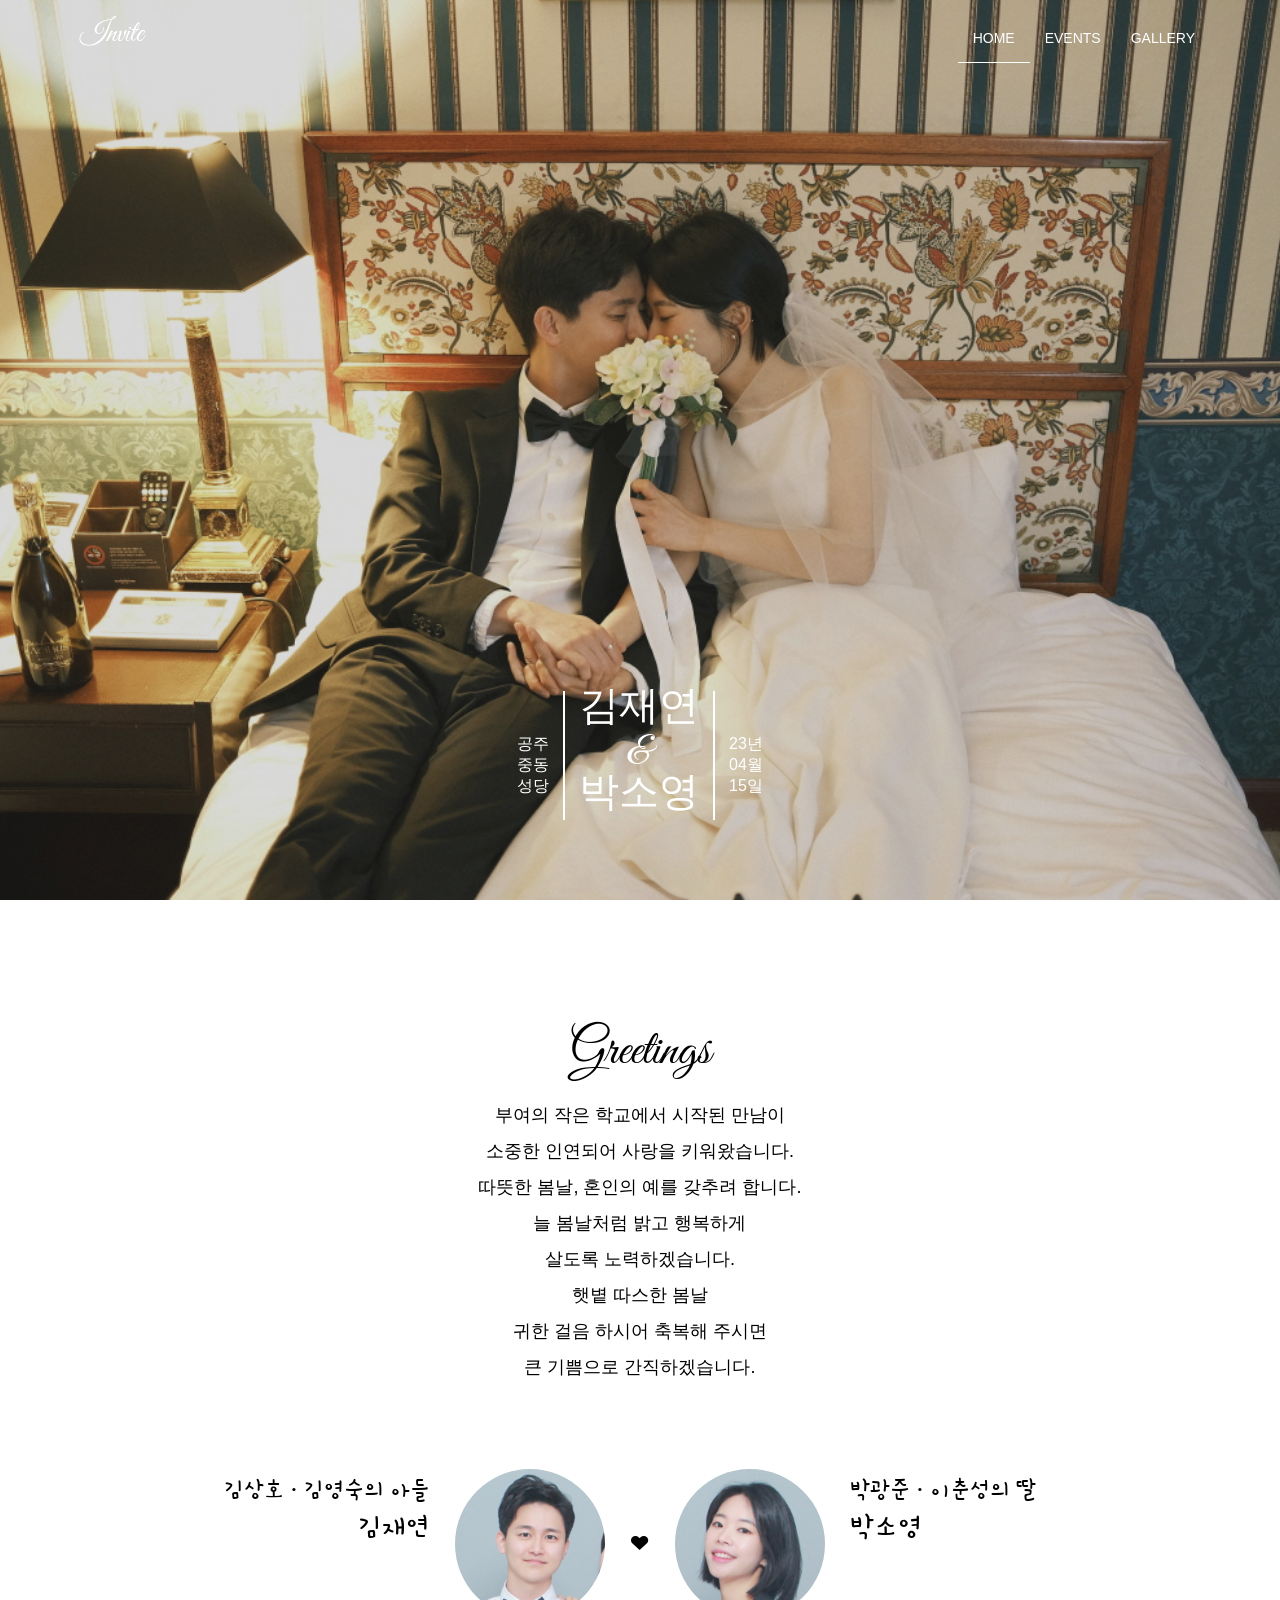
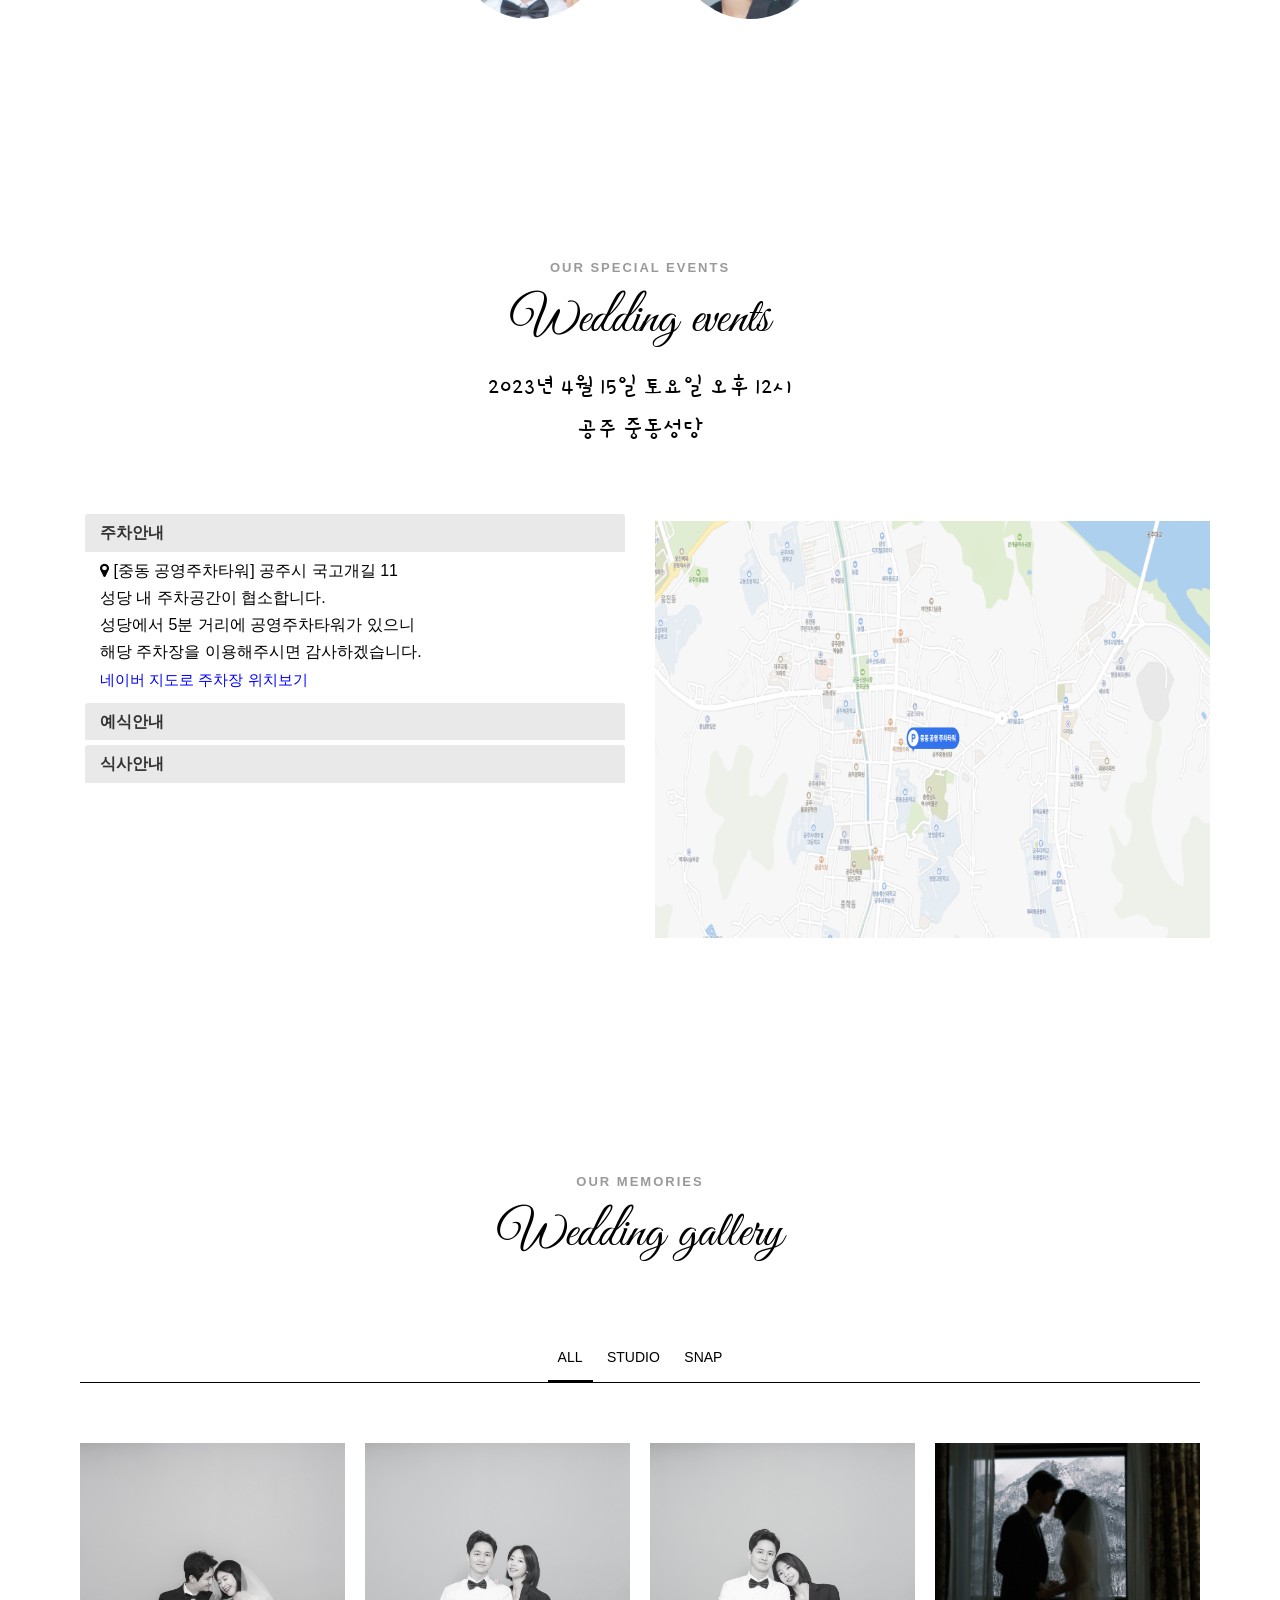
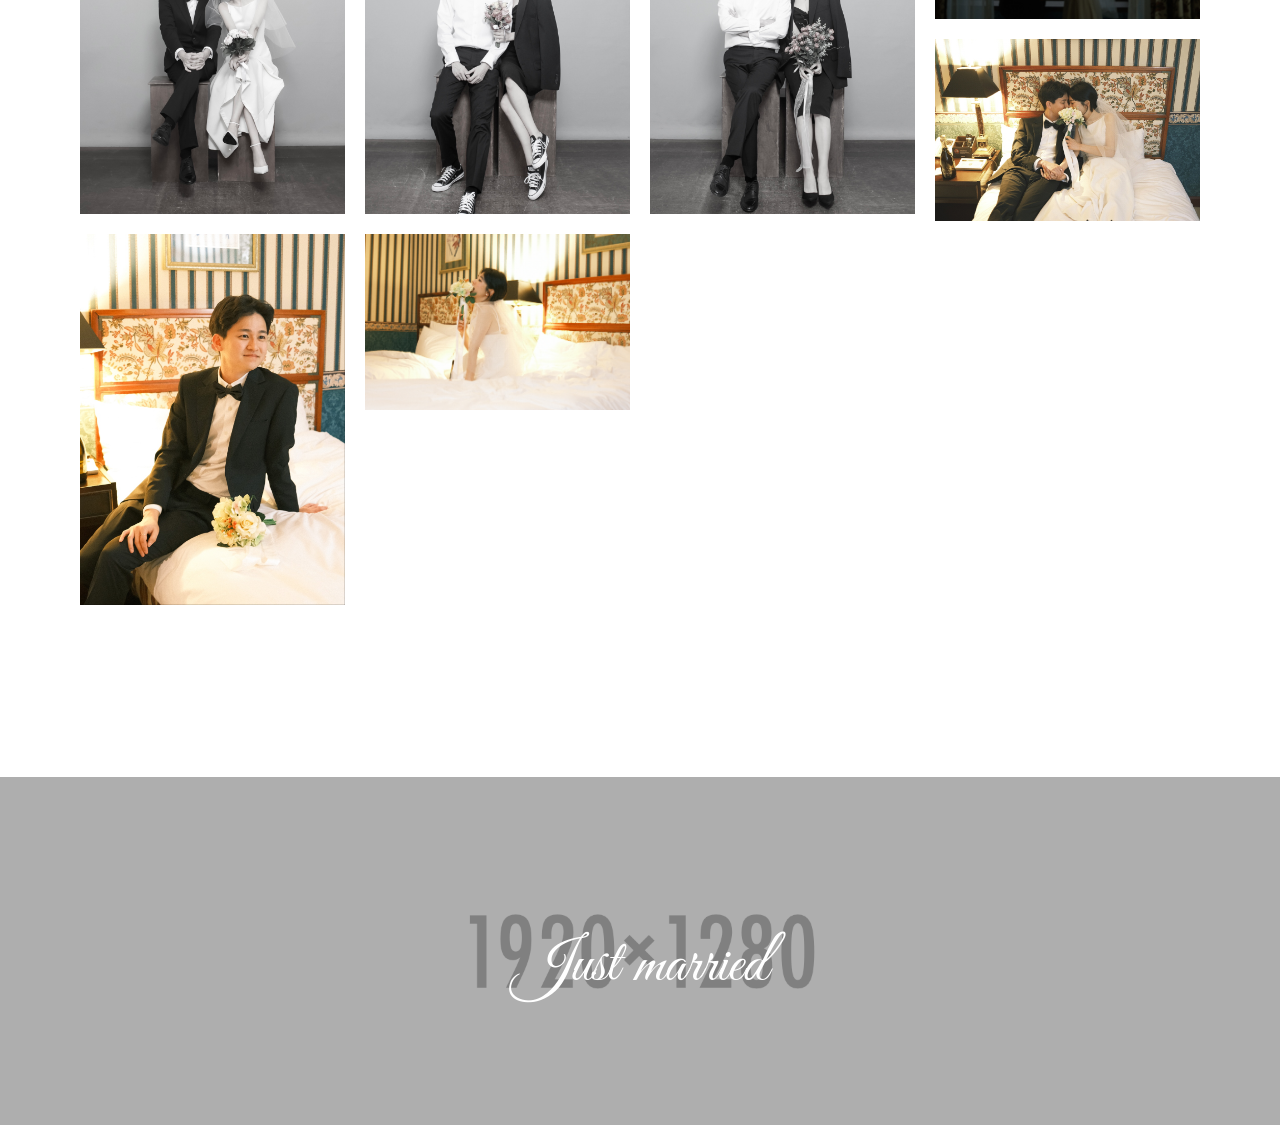
<file: index.html>
<!DOCTYPE html>
<!--[if lt IE 7]>      <html class="no-js lt-ie9 lt-ie8 lt-ie7"> <![endif]-->
<!--[if IE 7]>         <html class="no-js lt-ie9 lt-ie8"> <![endif]-->
<!--[if IE 8]>         <html class="no-js lt-ie9"> <![endif]-->
<!--[if gt IE 8]><!--> <html class="no-js"> <!--<![endif]-->
	<head>
	<meta charset="utf-8">
	<meta http-equiv="X-UA-Compatible" content="IE=edge">
	<title>박소영❤️김재연 - 우리 결혼해요</title>
	<meta name="viewport" content="width=device-width, initial-scale=1">
	<meta name="description" content="" />
	<meta name="keywords" content="" />
	<meta name="author" content="" />
	<meta property="og:image" content="img/gallery-5.jpg" />
	<meta property="og:description" content="2023.4.15." />

	<!-- Dongle 폰트 설치-->
	<link rel="preconnect" href="https://fonts.googleapis.com">
	<link rel="preconnect" href="https://fonts.gstatic.com" crossorigin>
	<link href="https://fonts.googleapis.com/css2?family=Dongle:wght@300&display=swap" rel="stylesheet">

	<!-- Gamja 폰트 설치-->
	<link rel="preconnect" href="https://fonts.googleapis.com">
	<link rel="preconnect" href="https://fonts.gstatic.com" crossorigin>
	<link href="https://fonts.googleapis.com/css2?family=Gamja+Flower&display=swap" rel="stylesheet">

	<!-- Black Han Sans 폰트 설치-->
	<link rel="preconnect" href="https://fonts.googleapis.com">
	<link rel="preconnect" href="https://fonts.gstatic.com" crossorigin>
	<link href="https://fonts.googleapis.com/css2?family=Black+Han+Sans&display=swap" rel="stylesheet">

	<!-- Noto Sans 폰트 설치-->
	<link rel="preconnect" href="https://fonts.googleapis.com">
	<link rel="preconnect" href="https://fonts.gstatic.com" crossorigin>
	<link href="https://fonts.googleapis.com/css2?family=Noto+Sans+KR:wght@100&display=swap" rel="stylesheet">

	<!-- Animate.css -->
	<link rel="stylesheet" href="css/vendor/animate.css">
	<!-- Icomoon Icon Fonts-->
	<link rel="stylesheet" href="css/vendor/icomoon.css">
	<link rel="stylesheet" type="text/css" href="fonts/font-awesome-4.7.0/css/font-awesome.min.css">
	<!-- Bootstrap  -->
	<link rel="stylesheet" href="css/vendor/bootstrap.min.css">
	<!-- Magnific Popup -->
	<link rel="stylesheet" href="css/vendor/magnific-popup.css">
	<!-- Owl Carousel  -->
	<link rel="stylesheet" href="css/vendor/owl.carousel.min.css">
	<link rel="stylesheet" href="css/vendor/owl.theme.default.min.css">
	<!-- Lightbox -->
	<link rel="stylesheet" href="css/vendor/lightbox.min.css">

	<!-- Theme style  -->
	<link rel="stylesheet" href="css/main.css">

	</head>

<body data-spy="scroll" data-target=".navbar" data-offset="50">
	<div class="loader"></div>
	<div class="main">
		<!-- Navigation -->
		<nav class="navbar" data-spy="affix" data-options="scrolltop:false">
			<div class="container">
				<div class="row">
					<div class="col-xs-2">
						<div id="logo"><a href="index.html">Invite</a></div>
					</div>
					<div class="col-xs-10 menu-2">
						<ul class="nav navbar-nav navbar-right">
							<li class="active">
								<a class="page-scroll" href="#header">Home</a>
							</li>
							<li>
								<a class="page-scroll" href="#events">Events</a>
							</li>
							<li>
								<a class="page-scroll" href="#gallery">Gallery</a>
							</li>
						</ul>
					</div>
				</div>
			</div>
		</nav>
		<!-- Header -->
		<section id="header" class="cover" data-parallax="scroll" data-image-src="img/header-bg.jpg">
			<div class="overlay"></div>
			<div class="container">
				<div class="row">
					<div class="col-md-12 text-center">
						<div class="display-t">
							<div class="display-tc animated">
								<div class="banner-text">
									<span class="banner-text_city"><br><br>공주<br>중동<br>성당</span>
									<span class="banner-text_names">김재연<br>&<br>박소영</span>
									<span class="banner-text_date"><br><br>23년<br>04월<br>15일</span>
								</div>
							</div>
						</div>
					</div>
				</div>
			</div>
		</section>
		<!-- Section About-us -->
		<section id="couple" class="section couple">
			<div class="container">
				<div class="row">
					<div class="col-md-12 text-center heading">
						<h7>Greetings</h7>
						<h5>부여의 작은 학교에서 시작된 만남이<br>소중한 인연되어 사랑을 키워왔습니다.<br>따뜻한 봄날, 혼인의 예를 갖추려 합니다.<br>늘 봄날처럼 밝고 행복하게<br>살도록 노력하겠습니다.<br>햇볕 따스한 봄날<br>귀한 걸음 하시어 축복해 주시면<br>큰 기쁨으로 간직하겠습니다.</h5>
					</div>
				</div>
				<div class="row couple-wrap">
					<div class="groom-wrap col-md-6 clearfix">
						<div class="groom">
							<img src="img/groom.jpg" alt="groom" class="img-responsive">
						</div>
						<div class="desc-groom">
							<h8>김상호·김영숙의 아들</h8>
							<h4>김재연</h4>
						</div>
					</div>
					<p class="heart text-center"><i class="icon-heart2"></i></p>
					<div class="bride-wrap col-md-6">
						<div class="bride">
							<img src="img/bride.jpg" alt="groom" class="img-responsive">
						</div>
						<div class="desc-bride">
							<h8>박광준·이춘성의 딸</h8>
							<h4>박소영</h4>
						</div>
					</div>
				</div>
			</div>
		</section>
		<!-- Section Events -->
		<section id="events" class="events-accordion section">
			<div class="container">
				<div class="row">
					<div class="col-md-12 text-center heading">
						<span>Our Special Events</span>
						<br><h7>Wedding events</h7>
						<br><h8>2023년 4월 15일 토요일 오후 12시 <br>공주 중동성당</h8>
					</div>
				</div>
				
					<div class="col-sm-6">
						<div class="panel-group" id="accordion">
							<div class="panel panel-default">
								<div class="panel-heading">
									<h6 class="panel-title">
									<a data-toggle="collapse" data-parent="#accordion" href="#collapse1">
									<strong>주차안내</strong></a>
									</h6>
								</div>
								<div id="collapse1" class="panel-collapse collapse in">
									<div class="panel-place">
										<i class="fa fa-map-marker" aria-hidden="true"></i>
										<span>[중동 공영주차타워] 공주시 국고개길 11</span>
									</div>
									<div class="panel-body">
									성당 내 주차공간이 협소합니다.
									<br>성당에서 5분 거리에 공영주차타워가 있으니
									<br>해당 주차장을 이용해주시면 감사하겠습니다.
									<br><a href ="https://naver.me/FT0Wi573" target="_blank"><h10>네이버 지도로 주차장 위치보기</h10></a></div>
								</div>
							</div>
							<div class="panel panel-default">
								<div class="panel-heading">
									<h6 class="panel-title">
									<a data-toggle="collapse" data-parent="#accordion" href="#collapse2">
									<strong>예식안내</strong></a>
									</h6>
								</div>
								<div id="collapse2" class="panel-collapse collapse">
									<div class="panel-place">
										<i class="fa fa-map-marker" aria-hidden="true"></i>
										<span>[공주 중동성당] 공주시 성당길 6</span>
									</div>
									<div class="panel-body">
									성당에서 진행되는 혼배미사입니다.
									<br>약 1시간 가량 진행될 예정입니다.
									<br>성전에서는 정숙 부탁드립니다.
									<br><a href ="https://naver.me/5ncPhtSS" target="_blank"><h10>네이버 지도로 성당 위치보기</h10></a></div>
								</div>
							</div>
							<div class="panel panel-default">
								<div class="panel-heading">
									<h6 class="panel-title">
									<a data-toggle="collapse" data-parent="#accordion" href="#collapse3">
									<strong>식사안내</strong></a>
									</h6>
								</div>
								<div id="collapse3" class="panel-collapse collapse">
									<div class="panel-place">
										<i class="fa fa-map-marker" aria-hidden="true"></i>
										<span>[예가] 공주시 금벽로 535</span>
									</div>
									<div class="panel-body">
									성당 내에는 식사 장소가 없는 관계로
									<br>불편하시겠지만
									<br>다음 장소로 이동해 주시기 바랍니다.
									<br><a href ="https://naver.me/54VkQN44" target="_blank"><h10>네이버 지도로 식당 위치보기</h10></a></div>
								</div>
							</div>
						</div>
					</div>
					<div class="row">
						<div class="col-sm-6">
							<div class="panel-group" id="accordion-img">
								<div class="panel panel-default">
									<div id="collapse10" class="panel-collapse collapse in">
										<br><img src="img/event1.png" alt="" onclick="window.open(this.src)">
									</div>
								</div>
								<div class="panel panel-default">
									<div id="collapse20" class="panel-collapse collapse">
										<br><img src="img/event2.png" alt="" onclick="window.open(this.src)">
									</div>
								</div>
								<div class="panel panel-default">
									<div id="collapse30" class="panel-collapse collapse">
										<br><img src="img/event3.png" alt="" onclick="window.open(this.src)">
									</div>
								</div>
							</div>
						</div>
				</div>
			</div>
		</section>
		<!-- Section Gallery -->
		<section id="gallery" class="section gallery">
			<div class="container">
				<div class="row">
					<div class="col-md-12 text-center heading">
						<span>Our Memories</span>
						<br><h7>Wedding gallery</h7>
					</div>
				</div>
				<div class="row">
					<div class="col-sm-12">
						<div class="button-group filters-button-group">
							<button class="button is-checked" data-filter="*">All</button>
							<button class="button" data-filter=".studio">studio</button>
							<button class="button" data-filter=".snap">snap</button>
						</div>
						<div class="grid grid--margin">
							<div class="grid-sizer"></div>
							<div class="grid-item grid-item--width studio">
								<a href="img/gallery-1.jpg" data-lightbox="roadtrip">
									<img src="img/gallery-1.jpg" alt="gallery">
								</a>
							</div>
							<div class="grid-item grid-item--width studio">
								<a href="img/gallery-2.jpg" data-lightbox="roadtrip">
									<img src="img/gallery-2.jpg" alt="gallery">
								</a>
							</div>
							<div class="grid-item grid-item--width studio">
								<a href="img/gallery-3.jpg" data-lightbox="roadtrip">
									<img src="img/gallery-3.jpg" alt="gallery">
								</a>
							</div>
							<div class="grid-item snap">
								<a href="img/gallery-4.jpg" data-lightbox="roadtrip">
									<img src="img/gallery-4.jpg" alt="gallery">
								</a>
							</div>
							<div class="grid-item snap">
								<a href="img/gallery-5.jpg" data-lightbox="roadtrip">
									<img src="img/gallery-5.jpg" alt="gallery">
								</a>
							</div>
							<div class="grid-item snap">
								<a href="img/gallery-6.jpg" data-lightbox="roadtrip">
									<img src="img/gallery-6.jpg" alt="gallery">
								</a>
							</div>
							<div class="grid-item snap">
								<a href="img/gallery-7.jpg" data-lightbox="roadtrip">
									<img src="img/gallery-7.jpg" alt="gallery">
								</a>
							</div>
						</div>
					</div>
				</div> <!-- /.row -->
			</div>
		</section>
		<!-- Section banner-bottom -->
		<section class="bg section banner banner_bottom">
		    <div class="overlay"></div>
		    <div class="container">
		        <div class="row">
		            <div class="col-md-12 text-center">
		                <h1>Just married</h1><br><br>
		            </div>
		    </div>
		</section>
	</div>
	<!-- Modernizr JS -->
	<script src="js/vendor/modernizr-2.6.2.min.js"></script>
	<!-- FOR IE9 below -->
	<!--[if lt IE 9]>
	<script src="js/vendor/respond.min.js"></script>
	<![endif]-->
	<!-- jQuery -->
	<script src="js/vendor/jquery.min.js"></script>
	<!-- jQuery Easing -->
	<script src="js/vendor/jquery.easing.1.3.js"></script>
	<!-- Bootstrap -->
	<script src="js/vendor/bootstrap.min.js"></script>
	<!-- Waypoints -->
	<script src="js/vendor/jquery.waypoints.min.js"></script>
	<!-- Carousel -->
	<script src="js/vendor/owl.carousel.min.js"></script>
	<!-- countTo -->
	<script src="js/vendor/jquery.countTo.js"></script>
	<!-- Parallax -->
	<script src="js/vendor/parallax.min.js"></script>
	<!-- Magnific Popup -->
	<script src="js/vendor/jquery.magnific-popup.min.js"></script>
	<script src="js/vendor/magnific-popup-options.js"></script>
	<script src="js/vendor/lightbox.min.js"></script>
	<script src="js/vendor/isotope.pkgd.min.js"></script>
	<script src="js/vendor/imagesloaded.pkgd.min.js"></script>
	<!-- Main -->
	<script src="js/main.js"></script>
</body>
</html>
</file>
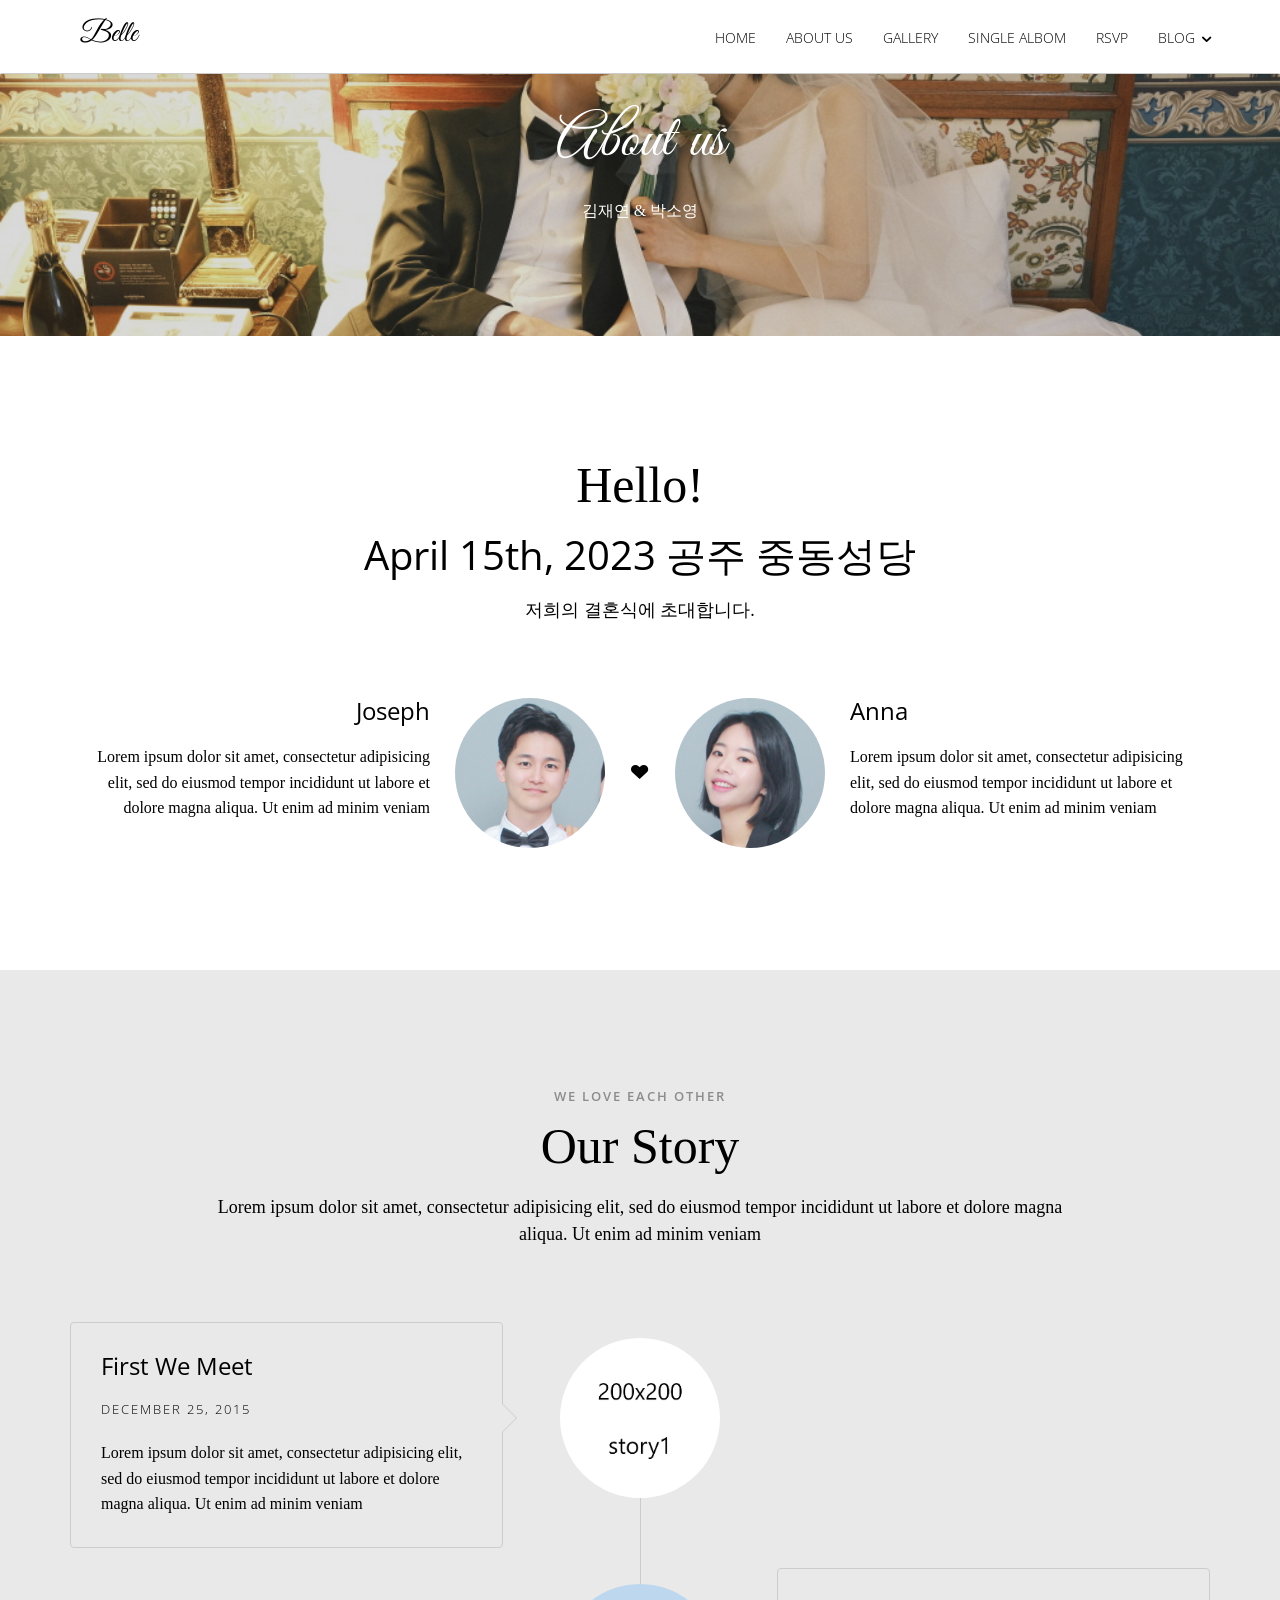
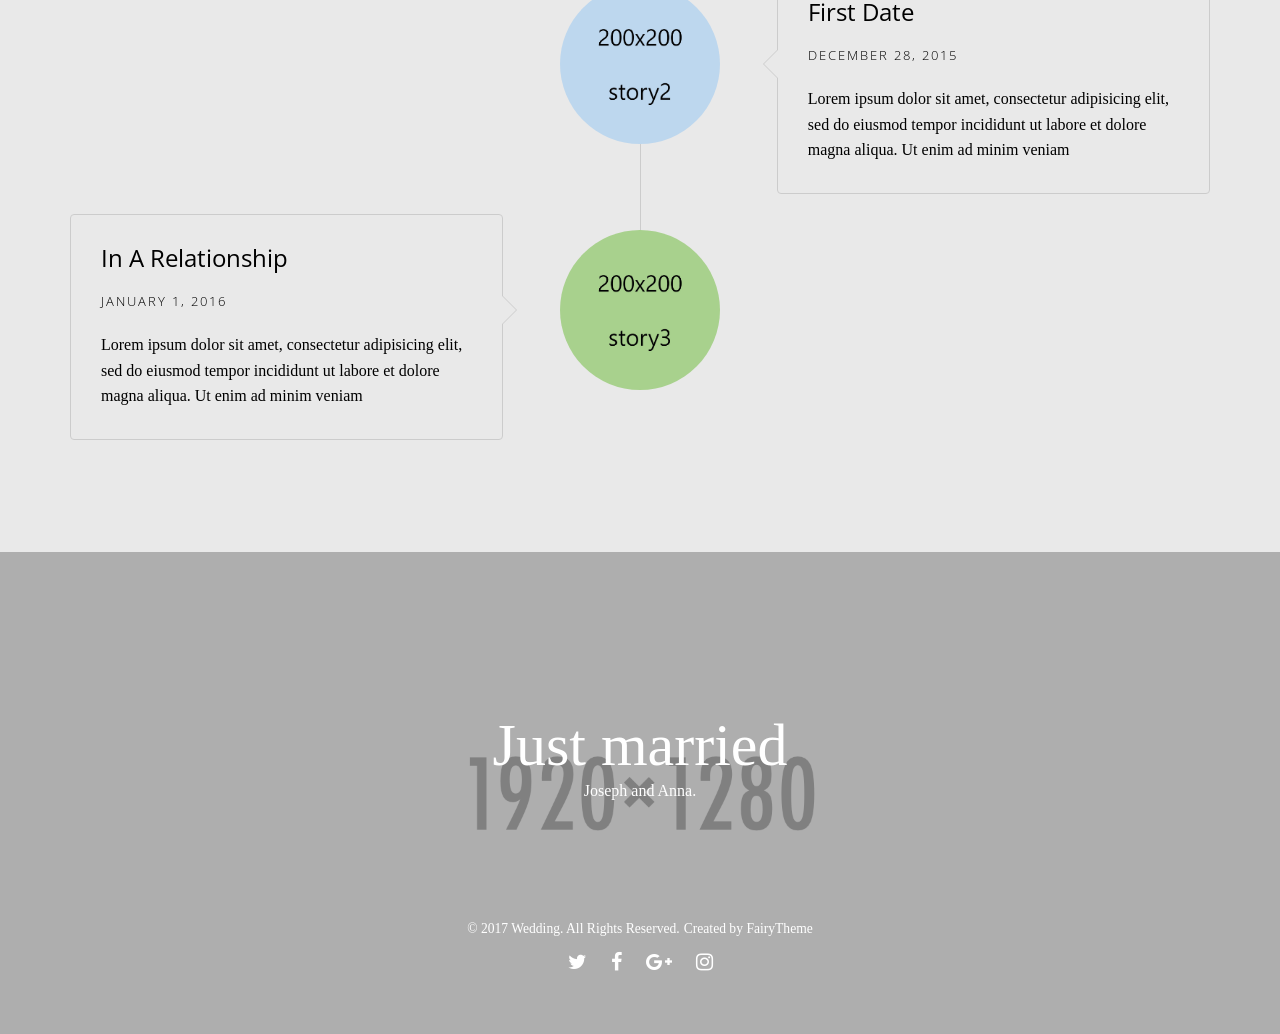
<file: about.html>
<!DOCTYPE html>
<!--[if lt IE 7]>      <html class="no-js lt-ie9 lt-ie8 lt-ie7"> <![endif]-->
<!--[if IE 7]>         <html class="no-js lt-ie9 lt-ie8"> <![endif]-->
<!--[if IE 8]>         <html class="no-js lt-ie9"> <![endif]-->
<!--[if gt IE 8]><!--> <html class="no-js"> <!--<![endif]-->
	<head>
	<meta charset="utf-8">
	<meta http-equiv="X-UA-Compatible" content="IE=edge">
	<title>박소영❤️김재연 - 우리 결혼해요</title>
	<meta name="viewport" content="width=device-width, initial-scale=1">
	<meta name="description" content="" />
	<meta name="keywords" content="" />
	<meta name="author" content="" />

	<!-- Facebook and Twitter integration -->
	<meta property="og:title" content=""/>
	<meta property="og:image" content=""/>
	<meta property="og:url" content=""/>
	<meta property="og:site_name" content=""/>
	<meta property="og:description" content=""/>
	<meta name="twitter:title" content="" />
	<meta name="twitter:image" content="" />
	<meta name="twitter:url" content="" />
	<meta name="twitter:card" content="" />

	<link href="https://fonts.googleapis.com/css2?family=Open+Sans:wght@300;400&display=swap" rel="stylesheet">
	<link href='https://fonts.googleapis.com/css?family=Pacifico%7CWork+Sans:400,300,600,400italic,700%7CAmatic+SC:400,700&amp;subset=latin-ext' rel='stylesheet' type='text/css'>	
	<!-- Animate.css -->
	<link rel="stylesheet" href="css/vendor/animate.css">
	<!-- Icomoon Icon Fonts-->
	<link rel="stylesheet" href="css/vendor/icomoon.css">
	<link rel="stylesheet" type="text/css" href="fonts/font-awesome-4.7.0/css/font-awesome.min.css">
	<!-- Bootstrap  -->
	<link rel="stylesheet" href="css/vendor/bootstrap.min.css">
	<!-- Magnific Popup -->
	<link rel="stylesheet" href="css/vendor/magnific-popup.css">
	<!-- Owl Carousel  -->
	<link rel="stylesheet" href="css/vendor/owl.carousel.min.css">
	<link rel="stylesheet" href="css/vendor/owl.theme.default.min.css">
	<!-- Lightbox -->
	<link rel="stylesheet" href="css/vendor/lightbox.min.css">

	<!-- Theme style  -->
	<link rel="stylesheet" href="css/main.css">

	</head>

<body class="pt_about-us">
	<div class="loader"></div>
	<div class="main">
		<!-- Navigation -->
		<nav class="navbar">
			<div class="container">
				<div class="row">
					<div class="col-xs-2">
						<div id="logo"><a href="index.html">Belle</a></div>
					</div>
					<div class="col-xs-10 menu-2">
						<ul class="nav navbar-nav navbar-right">
							<li><a href="index.html">Home</a></li>
							<li><a href="about.html">About us</a></li>
							<li><a href="gallery.html">Gallery</a></li>
							<li><a href="gallery-single.html">Single Albom</a></li>
							<li><a href="rsvp.html">RSVP</a></li>
							<li class="has-dropdown">
								<a href="#">Blog</a>
								<ul class="dropdown">
									<li><a href="blog.html">Blog page</a></li>
									<li><a href="single-post.html">Post with aside</a></li>
									<li><a href="single-post-2.html">Post without aside</a></li>
								</ul>
							</li>
						</ul>
					</div>
				</div>
			</div>
		</nav>
		<!-- Section banner-top -->
		<section class="bg section banner banner_top">
			<div class="overlay"></div>
			<div class="container">
				<div class="row">
					<div class="col-md-12 text-center">
						<h1>About us</h1>
						<p>김재연 & 박소영</p>
					</div>
				</div>
			</div>
		</section>
		<!-- Section About-us -->
		<section id="couple" class="section couple">
			<div class="container">
				<div class="row">
					<div class="col-md-12 text-center heading">
						<h2>Hello!</h2>
						<h3>April 15th, 2023 공주 중동성당</h3>
						<p>저희의 결혼식에 초대합니다.</p>
					</div>
				</div>
				<div class="row couple-wrap">
					<div class="groom-wrap col-md-6 clearfix">
						<div class="groom">
							<img src="img/groom.jpg" alt="groom" class="img-responsive">
						</div>
						<div class="desc-groom">
							<h3>Joseph</h3>
							<p>Lorem ipsum dolor sit amet, consectetur adipisicing elit, sed do eiusmod tempor incididunt ut labore et dolore magna aliqua. Ut enim ad minim veniam</p>
						</div>
					</div>
					<p class="heart text-center"><i class="icon-heart2"></i></p>
					<div class="bride-wrap col-md-6">
						<div class="bride">
							<img src="img/bride.jpg" alt="groom" class="img-responsive">
						</div>
						<div class="desc-bride">
							<h3>Anna</h3>
							<p>Lorem ipsum dolor sit amet, consectetur adipisicing elit, sed do eiusmod tempor incididunt ut labore et dolore magna aliqua. Ut enim ad minim veniam</p>
						</div>
					</div>
				</div>
			</div>
		</section>
		<!-- Section Our-story -->
		<section id="couple-story" class="section section-gray couple-story">
			<div class="container">
				<div class="row">
					<div class="col-md-12 text-center heading">
						<span>We Love Each Other</span>
						<h2>Our Story</h2>
						<p>Lorem ipsum dolor sit amet, consectetur adipisicing elit, sed do eiusmod tempor incididunt ut labore et dolore magna aliqua. Ut enim ad minim veniam</p>
					</div>
				</div>
				<div class="row">
					<div class="col-md-12 col-md-offset-0">
						<ul class="timeline">
							<li class="timeline-item animate-box fadeInUp animated-fast">
								<div class="timeline-badge">
									<img src="img/story-1.jpg" alt="">
								</div>
								<div class="timeline-panel">
									<div class="timeline-heading">
										<h3 class="timeline-title">First We Meet</h3>
										<span class="date">December 25, 2015</span>
									</div>
									<div class="timeline-body">
										<p>Lorem ipsum dolor sit amet, consectetur adipisicing elit, sed do eiusmod tempor incididunt ut labore et dolore magna aliqua. Ut enim ad minim veniam</p>
									</div>
								</div>
							</li>
							<li class="timeline-item animate-box fadeInUp animated-fast">
								<div class="timeline-badge">
									<img src="img/story-2.jpg" alt="">
								</div>
								<div class="timeline-panel">
									<div class="timeline-heading">
										<h3 class="timeline-title">First Date</h3>
										<span class="date">December 28, 2015</span>
									</div>
									<div class="timeline-body">
										<p>Lorem ipsum dolor sit amet, consectetur adipisicing elit, sed do eiusmod tempor incididunt ut labore et dolore magna aliqua. Ut enim ad minim veniam</p>
									</div>
								</div>
							</li>
							<li class="timeline-item animate-box fadeInUp animated-fast">
								<div class="timeline-badge">
									<img src="img/story-3.jpg" alt="">
								</div>
								<div class="timeline-panel">
									<div class="timeline-heading">
										<h3 class="timeline-title">In A Relationship</h3>
										<span class="date">January 1, 2016</span>
									</div>
									<div class="timeline-body">
										<p>Lorem ipsum dolor sit amet, consectetur adipisicing elit, sed do eiusmod tempor incididunt ut labore et dolore magna aliqua. Ut enim ad minim veniam</p>
									</div>
								</div>
							</li>
						</ul>
					</div>
				</div>
			</div>
		</section>
		<!-- Section banner-bottom -->
		<section class="bg section banner banner_bottom">
		    <div class="overlay"></div>
		    <div class="container">
		        <div class="row">
		            <div class="col-md-12 text-center">
		                <h2>Just married</h2>
		                <p>Joseph and Anna.</p>
		            </div>
		        </div>
		        <div class="row copyright">
		            <div class="col-md-12 text-center">
		                <p>
		                    <small class="block">&copy; 2017 Wedding. All Rights Reserved.</small>
		                    <small class="block">Created by <a href="#" target="_blank">FairyTheme</a></small>
		                </p>
		                <ul class="social-icons">
		                    <li><a href="#"><i class="fa fa-twitter"></i></a></li>
		                    <li><a href="#"><i class="fa fa-facebook"></i></a></li>
		                    <li><a href="#"><i class="fa fa-google-plus"></i></a></li>
		                    <li><a href="#"><i class="fa fa-instagram"></i></a></li>
		                </ul>
		            </div>
		        </div>
		    </div>
		</section>
	</div>
	<!-- Modernizr JS -->
	<script src="js/vendor/modernizr-2.6.2.min.js"></script>
	<!-- FOR IE9 below -->
	<!--[if lt IE 9]>
	<script src="js/vendor/respond.min.js"></script>
	<![endif]-->
	<!-- jQuery -->
	<script src="js/vendor/jquery.min.js"></script>
	<!-- jQuery Easing -->
	<script src="js/vendor/jquery.easing.1.3.js"></script>
	<!-- Bootstrap -->
	<script src="js/vendor/bootstrap.min.js"></script>
	<!-- Waypoints -->
	<script src="js/vendor/jquery.waypoints.min.js"></script>
	<!-- Carousel -->
	<script src="js/vendor/owl.carousel.min.js"></script>
	<!-- countTo -->
	<script src="js/vendor/jquery.countTo.js"></script>
	<!-- Parallax -->
	<script src="js/vendor/parallax.min.js"></script>
	<!-- Magnific Popup -->
	<script src="js/vendor/jquery.magnific-popup.min.js"></script>
	<script src="js/vendor/magnific-popup-options.js"></script>
	<script src="js/vendor/lightbox.min.js"></script>
	<script src="js/vendor/isotope.pkgd.min.js"></script>
	<script src="js/vendor/imagesloaded.pkgd.min.js"></script>
	<!-- Main -->
	<script src="js/main.js"></script>
</body>
</html>
</file>
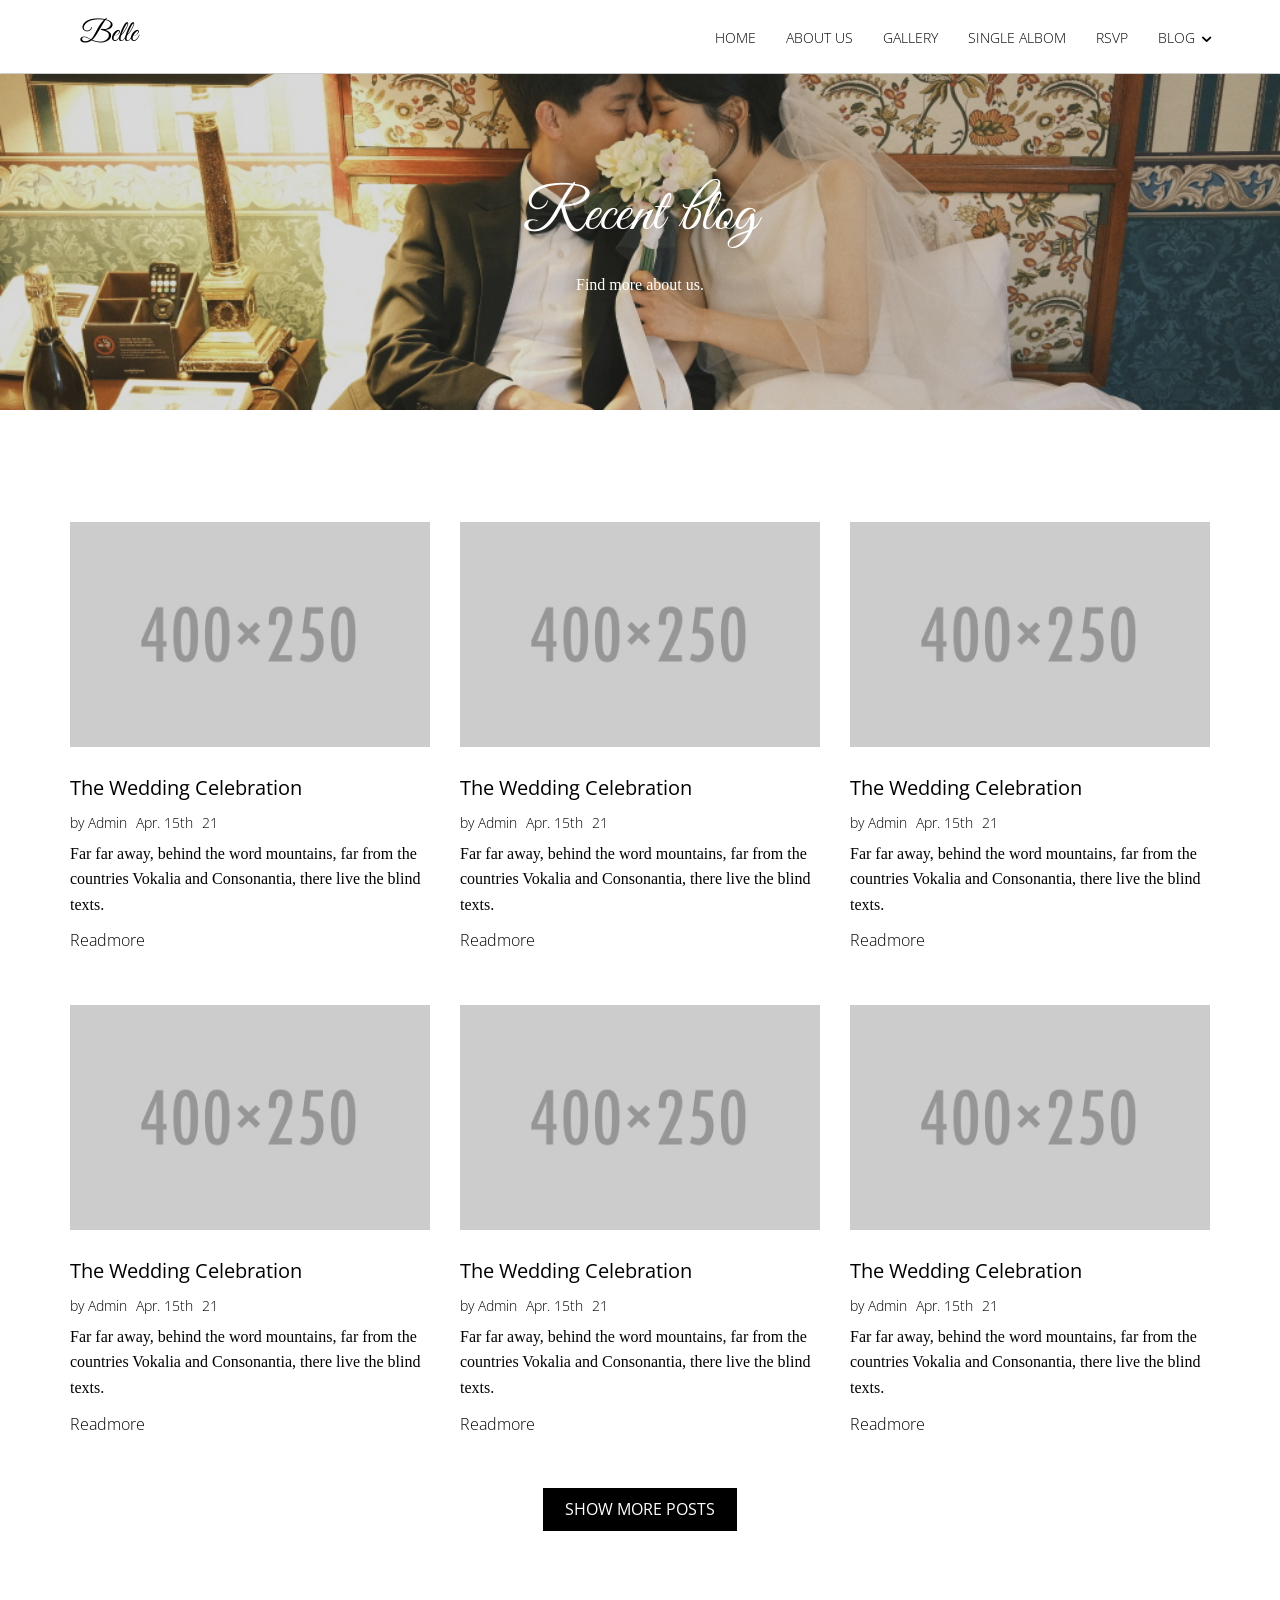
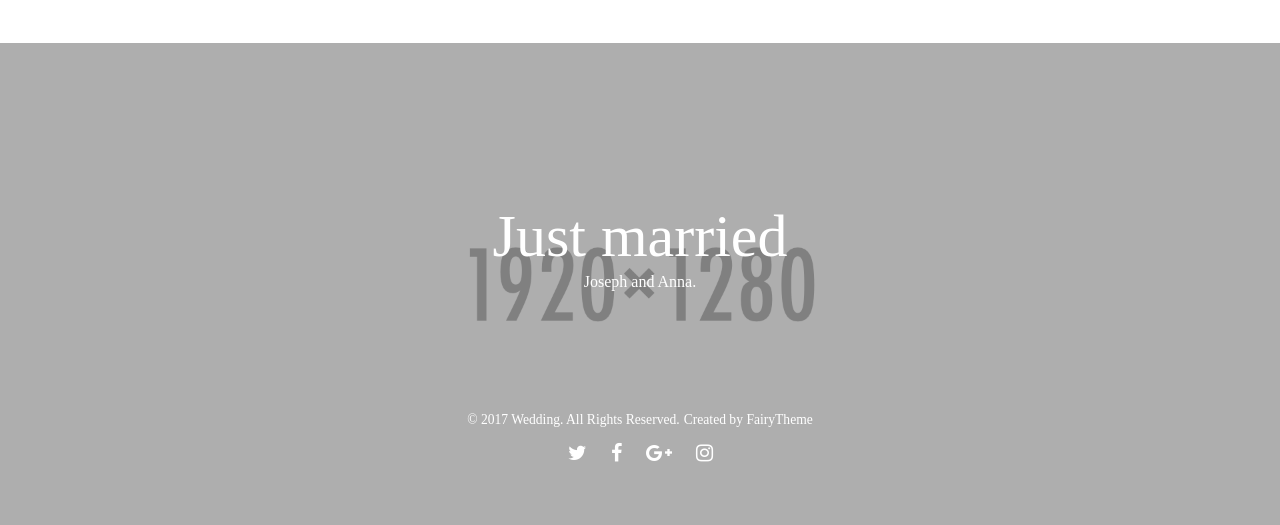
<file: blog.html>
<!DOCTYPE html>
<!--[if lt IE 7]>      <html class="no-js lt-ie9 lt-ie8 lt-ie7"> <![endif]-->
<!--[if IE 7]>         <html class="no-js lt-ie9 lt-ie8"> <![endif]-->
<!--[if IE 8]>         <html class="no-js lt-ie9"> <![endif]-->
<!--[if gt IE 8]><!--> <html class="no-js"> <!--<![endif]-->
	<head>
	<meta charset="utf-8">
	<meta http-equiv="X-UA-Compatible" content="IE=edge">
	<title>박소영❤️김재연 - 우리 결혼해요</title>
	<meta name="viewport" content="width=device-width, initial-scale=1">
	<meta name="description" content="" />
	<meta name="keywords" content="" />
	<meta name="author" content="" />

	<!-- Facebook and Twitter integration -->
	<meta property="og:title" content=""/>
	<meta property="og:image" content=""/>
	<meta property="og:url" content=""/>
	<meta property="og:site_name" content=""/>
	<meta property="og:description" content=""/>
	<meta name="twitter:title" content="" />
	<meta name="twitter:image" content="" />
	<meta name="twitter:url" content="" />
	<meta name="twitter:card" content="" />

	<link href="https://fonts.googleapis.com/css2?family=Open+Sans:wght@300;400&display=swap" rel="stylesheet">
	<link href='https://fonts.googleapis.com/css?family=Pacifico%7CWork+Sans:400,300,600,400italic,700%7CAmatic+SC:400,700&amp;subset=latin-ext' rel='stylesheet' type='text/css'>	
	<!-- Animate.css -->
	<link rel="stylesheet" href="css/vendor/animate.css">
	<!-- Icomoon Icon Fonts-->
	<link rel="stylesheet" href="css/vendor/icomoon.css">
	<link rel="stylesheet" type="text/css" href="fonts/font-awesome-4.7.0/css/font-awesome.min.css">
	<!-- Bootstrap  -->
	<link rel="stylesheet" href="css/vendor/bootstrap.min.css">
	<!-- Magnific Popup -->
	<link rel="stylesheet" href="css/vendor/magnific-popup.css">
	<!-- Owl Carousel  -->
	<link rel="stylesheet" href="css/vendor/owl.carousel.min.css">
	<link rel="stylesheet" href="css/vendor/owl.theme.default.min.css">
	<!-- Lightbox -->
	<link rel="stylesheet" href="css/vendor/lightbox.min.css">

	<!-- Theme style  -->
	<link rel="stylesheet" href="css/main.css">

	</head>

<body class="pt_blog">
	<div class="loader"></div>
	<div class="main">
		<!-- Navigation -->
		<nav class="navbar">
			<div class="container">
				<div class="row">
					<div class="col-xs-2">
						<div id="logo"><a href="index.html">Belle</a></div>
					</div>
					<div class="col-xs-10 menu-2">
						<ul class="nav navbar-nav navbar-right">
							<li><a href="index.html">Home</a></li>
							<li><a href="about.html">About us</a></li>
							<li><a href="gallery.html">Gallery</a></li>
							<li><a href="gallery-single.html">Single Albom</a></li>
							<li><a href="rsvp.html">RSVP</a></li>
							<li class="has-dropdown">
								<a href="#">Blog</a>
								<ul class="dropdown">
									<li><a href="blog.html">Blog page</a></li>
									<li><a href="single-post.html">Post with aside</a></li>
									<li><a href="single-post-2.html">Post without aside</a></li>
								</ul>
							</li>
						</ul>
					</div>
				</div>
			</div>
		</nav>
		<!-- Section banner-top -->
		<section class="bg section banner banner_top">
			<div class="overlay"></div>
			<div class="container">
				<div class="row">
					<div class="col-md-12 text-center">
						<h1>Recent blog</h1>
						<p>Find more about us.</p>
					</div>
				</div>
			</div>
		</section>
		<!-- Section Blog -->
		<div class="section section-blog">
			<div class="container">
				<div class="row">
					<div class="col-md-4 col-sm-6 blog-item">
						<a href="single-post.html">
							<img class="blog-item_img" src="img/blog-item.jpg" alt="story">
						</a>
						<div class="blog-item_text">
							<h3 class="blog-item_title"><a href="single-post.html">The Wedding Celebration</a></h3>
							<div class="blog-item_meta">
								<span class="by">by Admin</span>
								<span class="posted_date">Apr. 15th</span>
								<span class="comment">21<i class="icon-bubble2"></i></span>
							</div>
							<p>Far far away, behind the word mountains, far from the countries Vokalia and Consonantia, there live the blind texts.</p>
							<a href="single-post.html" class="blog-item_readmore">Readmore</a>
						</div>
					</div>
					<div class="col-md-4 col-sm-6 blog-item">
						<a href="single-post.html">
							<img class="blog-item_img" src="img/blog-item.jpg" alt="story">
						</a>
						<div class="blog-item_text">
							<h3 class="blog-item_title"><a href="single-post.html">The Wedding Celebration</a></h3>
							<div class="blog-item_meta">
								<span class="by">by Admin</span>
								<span class="posted_date">Apr. 15th</span>
								<span class="comment">21<i class="icon-bubble2"></i></span>
							</div>
							<p>Far far away, behind the word mountains, far from the countries Vokalia and Consonantia, there live the blind texts.</p>
							<a href="single-post.html" class="blog-item_readmore">Readmore</a>
						</div>
					</div>
					<div class="col-md-4 col-sm-6 blog-item">
						<a href="single-post.html">
							<img class="blog-item_img" src="img/blog-item.jpg" alt="story">
						</a>
						<div class="blog-item_text">
							<h3 class="blog-item_title"><a href="single-post.html">The Wedding Celebration</a></h3>
							<div class="blog-item_meta">
								<span class="by">by Admin</span>
								<span class="posted_date">Apr. 15th</span>
								<span class="comment">21<i class="icon-bubble2"></i></span>
							</div>
							<p>Far far away, behind the word mountains, far from the countries Vokalia and Consonantia, there live the blind texts.</p>
							<a href="single-post.html" class="blog-item_readmore">Readmore</a>
						</div>
					</div>
					<div class="col-md-4 col-sm-6 blog-item">
						<a href="single-post.html">
							<img class="blog-item_img" src="img/blog-item.jpg" alt="story">
						</a>
						<div class="blog-item_text">
							<h3 class="blog-item_title"><a href="single-post.html">The Wedding Celebration</a></h3>
							<div class="blog-item_meta">
								<span class="by">by Admin</span>
								<span class="posted_date">Apr. 15th</span>
								<span class="comment">21<i class="icon-bubble2"></i></span>
							</div>
							<p>Far far away, behind the word mountains, far from the countries Vokalia and Consonantia, there live the blind texts.</p>
							<a href="single-post.html" class="blog-item_readmore">Readmore</a>
						</div>
					</div>
					<div class="col-md-4 col-sm-6 blog-item">
						<a href="single-post.html">
							<img class="blog-item_img" src="img/blog-item.jpg" alt="story">
						</a>
						<div class="blog-item_text">
							<h3 class="blog-item_title"><a href="single-post.html">The Wedding Celebration</a></h3>
							<div class="blog-item_meta">
								<span class="by">by Admin</span>
								<span class="posted_date">Apr. 15th</span>
								<span class="comment">21<i class="icon-bubble2"></i></span>
							</div>
							<p>Far far away, behind the word mountains, far from the countries Vokalia and Consonantia, there live the blind texts.</p>
							<a href="single-post.html" class="blog-item_readmore">Readmore</a>
						</div>
					</div>
					<div class="col-md-4 col-sm-6 blog-item">
						<a href="single-post.html">
							<img class="blog-item_img" src="img/blog-item.jpg" alt="story">
						</a>
						<div class="blog-item_text">
							<h3 class="blog-item_title"><a href="single-post.html">The Wedding Celebration</a></h3>
							<div class="blog-item_meta">
								<span class="by">by Admin</span>
								<span class="posted_date">Apr. 15th</span>
								<span class="comment">21<i class="icon-bubble2"></i></span>
							</div>
							<p>Far far away, behind the word mountains, far from the countries Vokalia and Consonantia, there live the blind texts.</p>
							<a href="single-post.html" class="blog-item_readmore">Readmore</a>
						</div>
					</div>
				</div>
				<div class="row">
					<div class="col-sm-12 text-center">
						<button class="btn btn-primary js-btn-showmore">Show more posts</button>
					</div>
				</div>
			</div>
		</div>
		<!-- Section banner-bottom -->
		<section class="bg section banner banner_bottom">
		    <div class="overlay"></div>
		    <div class="container">
		        <div class="row">
		            <div class="col-md-12 text-center">
		                <h2>Just married</h2>
		                <p>Joseph and Anna.</p>
		            </div>
		        </div>
		        <div class="row copyright">
		            <div class="col-md-12 text-center">
		                <p>
		                    <small class="block">&copy; 2017 Wedding. All Rights Reserved.</small>
		                    <small class="block">Created by <a href="#" target="_blank">FairyTheme</a></small>
		                </p>
		                <ul class="social-icons">
		                    <li><a href="#"><i class="fa fa-twitter"></i></a></li>
		                    <li><a href="#"><i class="fa fa-facebook"></i></a></li>
		                    <li><a href="#"><i class="fa fa-google-plus"></i></a></li>
		                    <li><a href="#"><i class="fa fa-instagram"></i></a></li>
		                </ul>
		            </div>
		        </div>
		    </div>
		</section>
	</div>
	<!-- Modernizr JS -->
	<script src="js/vendor/modernizr-2.6.2.min.js"></script>
	<!-- FOR IE9 below -->
	<!--[if lt IE 9]>
	<script src="js/vendor/respond.min.js"></script>
	<![endif]-->
	<!-- jQuery -->
	<script src="js/vendor/jquery.min.js"></script>
	<!-- jQuery Easing -->
	<script src="js/vendor/jquery.easing.1.3.js"></script>
	<!-- Bootstrap -->
	<script src="js/vendor/bootstrap.min.js"></script>
	<!-- Waypoints -->
	<script src="js/vendor/jquery.waypoints.min.js"></script>
	<!-- Carousel -->
	<script src="js/vendor/owl.carousel.min.js"></script>
	<!-- countTo -->
	<script src="js/vendor/jquery.countTo.js"></script>
	<!-- Parallax -->
	<script src="js/vendor/parallax.min.js"></script>
	<!-- Magnific Popup -->
	<script src="js/vendor/jquery.magnific-popup.min.js"></script>
	<script src="js/vendor/magnific-popup-options.js"></script>
	<script src="js/vendor/lightbox.min.js"></script>
	<script src="js/vendor/isotope.pkgd.min.js"></script>
	<script src="js/vendor/imagesloaded.pkgd.min.js"></script>
	<!-- Main -->
	<script src="js/main.js"></script>
</body>
</html>
</file>
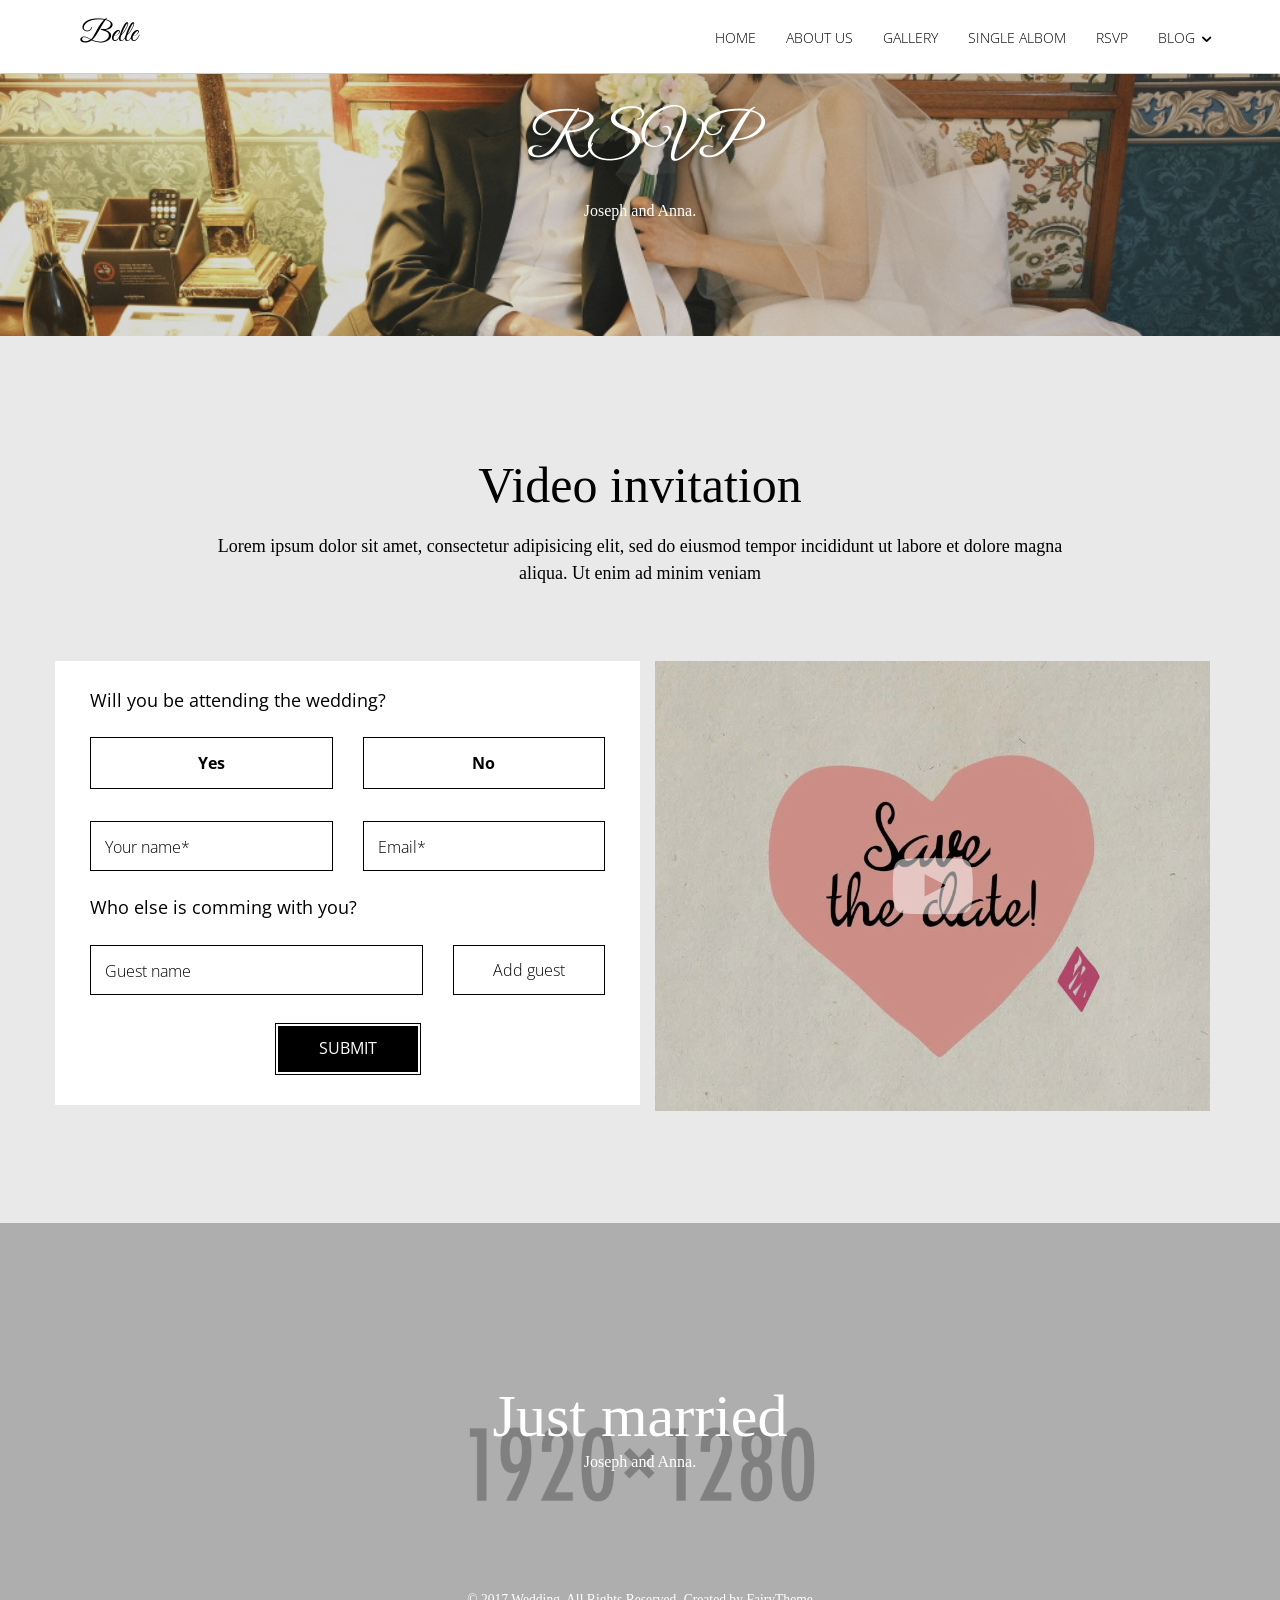
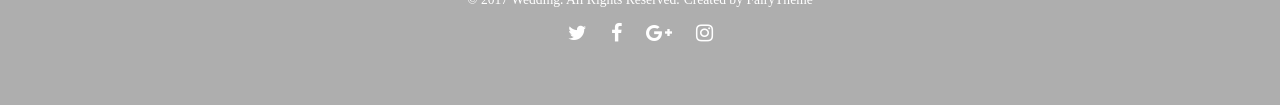
<file: rsvp.html>
<!DOCTYPE html>
<!--[if lt IE 7]>      <html class="no-js lt-ie9 lt-ie8 lt-ie7"> <![endif]-->
<!--[if IE 7]>         <html class="no-js lt-ie9 lt-ie8"> <![endif]-->
<!--[if IE 8]>         <html class="no-js lt-ie9"> <![endif]-->
<!--[if gt IE 8]><!--> <html class="no-js"> <!--<![endif]-->
	<head>
	<meta charset="utf-8">
	<meta http-equiv="X-UA-Compatible" content="IE=edge">
	<title>박소영❤️김재연 - 우리 결혼해요</title>
	<meta name="viewport" content="width=device-width, initial-scale=1">
	<meta name="description" content="" />
	<meta name="keywords" content="" />
	<meta name="author" content="" />

	<!-- Facebook and Twitter integration -->
	<meta property="og:title" content=""/>
	<meta property="og:image" content=""/>
	<meta property="og:url" content=""/>
	<meta property="og:site_name" content=""/>
	<meta property="og:description" content=""/>
	<meta name="twitter:title" content="" />
	<meta name="twitter:image" content="" />
	<meta name="twitter:url" content="" />
	<meta name="twitter:card" content="" />

	<link href="https://fonts.googleapis.com/css2?family=Open+Sans:wght@300;400&display=swap" rel="stylesheet">
	<link href='https://fonts.googleapis.com/css?family=Pacifico%7CWork+Sans:400,300,600,400italic,700%7CAmatic+SC:400,700&amp;subset=latin-ext' rel='stylesheet' type='text/css'>	
	<!-- Animate.css -->
	<link rel="stylesheet" href="css/vendor/animate.css">
	<!-- Icomoon Icon Fonts-->
	<link rel="stylesheet" href="css/vendor/icomoon.css">
	<link rel="stylesheet" type="text/css" href="fonts/font-awesome-4.7.0/css/font-awesome.min.css">
	<!-- Bootstrap  -->
	<link rel="stylesheet" href="css/vendor/bootstrap.min.css">
	<!-- Magnific Popup -->
	<link rel="stylesheet" href="css/vendor/magnific-popup.css">
	<!-- Owl Carousel  -->
	<link rel="stylesheet" href="css/vendor/owl.carousel.min.css">
	<link rel="stylesheet" href="css/vendor/owl.theme.default.min.css">
	<!-- Lightbox -->
	<link rel="stylesheet" href="css/vendor/lightbox.min.css">

	<!-- Theme style  -->
	<link rel="stylesheet" href="css/main.css">

	</head>

<body class="pt_rsvp">
	<div class="loader"></div>
	<div class="main">
		<!-- Navigation -->
		<nav class="navbar">
			<div class="container">
				<div class="row">
					<div class="col-xs-2">
						<div id="logo"><a href="index.html">Belle</a></div>
					</div>
					<div class="col-xs-10 menu-2">
						<ul class="nav navbar-nav navbar-right">
							<li><a href="index.html">Home</a></li>
							<li><a href="about.html">About us</a></li>
							<li><a href="gallery.html">Gallery</a></li>
							<li><a href="gallery-single.html">Single Albom</a></li>
							<li><a href="rsvp.html">RSVP</a></li>
							<li class="has-dropdown">
								<a href="#">Blog</a>
								<ul class="dropdown">
									<li><a href="blog.html">Blog page</a></li>
									<li><a href="single-post.html">Post with aside</a></li>
									<li><a href="single-post-2.html">Post without aside</a></li>
								</ul>
							</li>
						</ul>
					</div>
				</div>
			</div>
		</nav>
		<!-- Section banner-top -->
		<section class="bg section banner banner_top">
			<div class="overlay"></div>
			<div class="container">
				<div class="row">
					<div class="col-md-12 text-center">
						<h1>RSVP</h1>
						<p>Joseph and Anna.</p>
					</div>
				</div>
			</div>
		</section>
		<!-- Section Video invitation -->
		<section id="invitation" class="section invitation section-gray">
			<div class="container">
				<div class="row">
					<div class="col-md-12 text-center heading">
						<h2>Video invitation</h2>
						<p>Lorem ipsum dolor sit amet, consectetur adipisicing elit, sed do eiusmod tempor incididunt ut labore et dolore magna aliqua. Ut enim ad minim veniam</p>
					</div>
				</div>
				<div class="row">
					<div class="form-wrapper col-md-6">
						<form action="form.php" id="contact-form" class="form-horizontal" method="post">
							<h3 class="invitation_heading">Will you be attending the wedding?</h3>
							<div class="row">
								<div class="form-field switch-field col-sm-12">
									<input type="radio" name="rdo" id="yes"/>
									<input type="radio" name="rdo" id="no"/>
									<div class="switch">
										<label for="yes">Yes</label>
										<label for="no">No</label>
										<span></span>
									</div>
								</div>
							</div>
							<div class="row">
								<div id="name-field" class="form-field col-sm-6">
									<label for="form-name" class="control-label">Your name*</label>
									<input type="text" class="form-control" id="form-name" name="form-name" required="">
								</div>
								<div id="email-field" class="form-field col-sm-6">
									<label for="form-email" class="control-label">Email*</label>
									<input type="email" class="form-control" id="form-email" name="form-email" required="">
								</div>
							</div>
							<h3 class="invitation_heading">Who else is comming with you?</h3>
							<div class="row">
								<div id="guest-name-field" class="form-field col-sm-8">
									<label for="form-guest-name" class="control-label">Guest name</label>
									<input type="text" class="form-control" id="form-guest-name" name="form-name">
								</div>
								<div class="form-field col-sm-4 text-center">
									<button type="button" class="add-button">Add guest</button>
								</div>
							</div>
							<div class="row">
								<div class="guest-list form-field col-sm-12"></div>
							</div>
							<div class="row">
								<div class="col-sm-12 text-center">
									<button type="submit" class="btn btn-outline-black btn-lg send-button">Submit</button>
								</div>
							</div>
						</form>
					</div>

					<div class="col-md-6">
						<div class="video bg">
							<a href="https://www.youtube.com/watch?v=KPi8uXHRfYg" class="popup-youtube">
								<i class="fa fa-youtube-play fa-5x"></i>
							</a>
							<div class="overlay"></div>
						</div>
					</div>
				</div>
			</div>
		</section>
		<!-- Section banner-bottom -->
		<section class="bg section banner banner_bottom">
		    <div class="overlay"></div>
		    <div class="container">
		        <div class="row">
		            <div class="col-md-12 text-center">
		                <h2>Just married</h2>
		                <p>Joseph and Anna.</p>
		            </div>
		        </div>
		        <div class="row copyright">
		            <div class="col-md-12 text-center">
		                <p>
		                    <small class="block">&copy; 2017 Wedding. All Rights Reserved.</small>
		                    <small class="block">Created by <a href="#" target="_blank">FairyTheme</a></small>
		                </p>
		                <ul class="social-icons">
		                    <li><a href="#"><i class="fa fa-twitter"></i></a></li>
		                    <li><a href="#"><i class="fa fa-facebook"></i></a></li>
		                    <li><a href="#"><i class="fa fa-google-plus"></i></a></li>
		                    <li><a href="#"><i class="fa fa-instagram"></i></a></li>
		                </ul>
		            </div>
		        </div>
		    </div>
		</section>
	</div>
	<!-- Modernizr JS -->
	<script src="js/vendor/modernizr-2.6.2.min.js"></script>
	<!-- FOR IE9 below -->
	<!--[if lt IE 9]>
	<script src="js/vendor/respond.min.js"></script>
	<![endif]-->
	<!-- jQuery -->
	<script src="js/vendor/jquery.min.js"></script>
	<!-- jQuery Easing -->
	<script src="js/vendor/jquery.easing.1.3.js"></script>
	<!-- Bootstrap -->
	<script src="js/vendor/bootstrap.min.js"></script>
	<!-- Waypoints -->
	<script src="js/vendor/jquery.waypoints.min.js"></script>
	<!-- Carousel -->
	<script src="js/vendor/owl.carousel.min.js"></script>
	<!-- countTo -->
	<script src="js/vendor/jquery.countTo.js"></script>
	<!-- Parallax -->
	<script src="js/vendor/parallax.min.js"></script>
	<!-- Magnific Popup -->
	<script src="js/vendor/jquery.magnific-popup.min.js"></script>
	<script src="js/vendor/magnific-popup-options.js"></script>
	<script src="js/vendor/lightbox.min.js"></script>
	<script src="js/vendor/isotope.pkgd.min.js"></script>
	<script src="js/vendor/imagesloaded.pkgd.min.js"></script>
	<!-- Main -->
	<script src="js/main.js"></script>
</body>
</html>
</file>
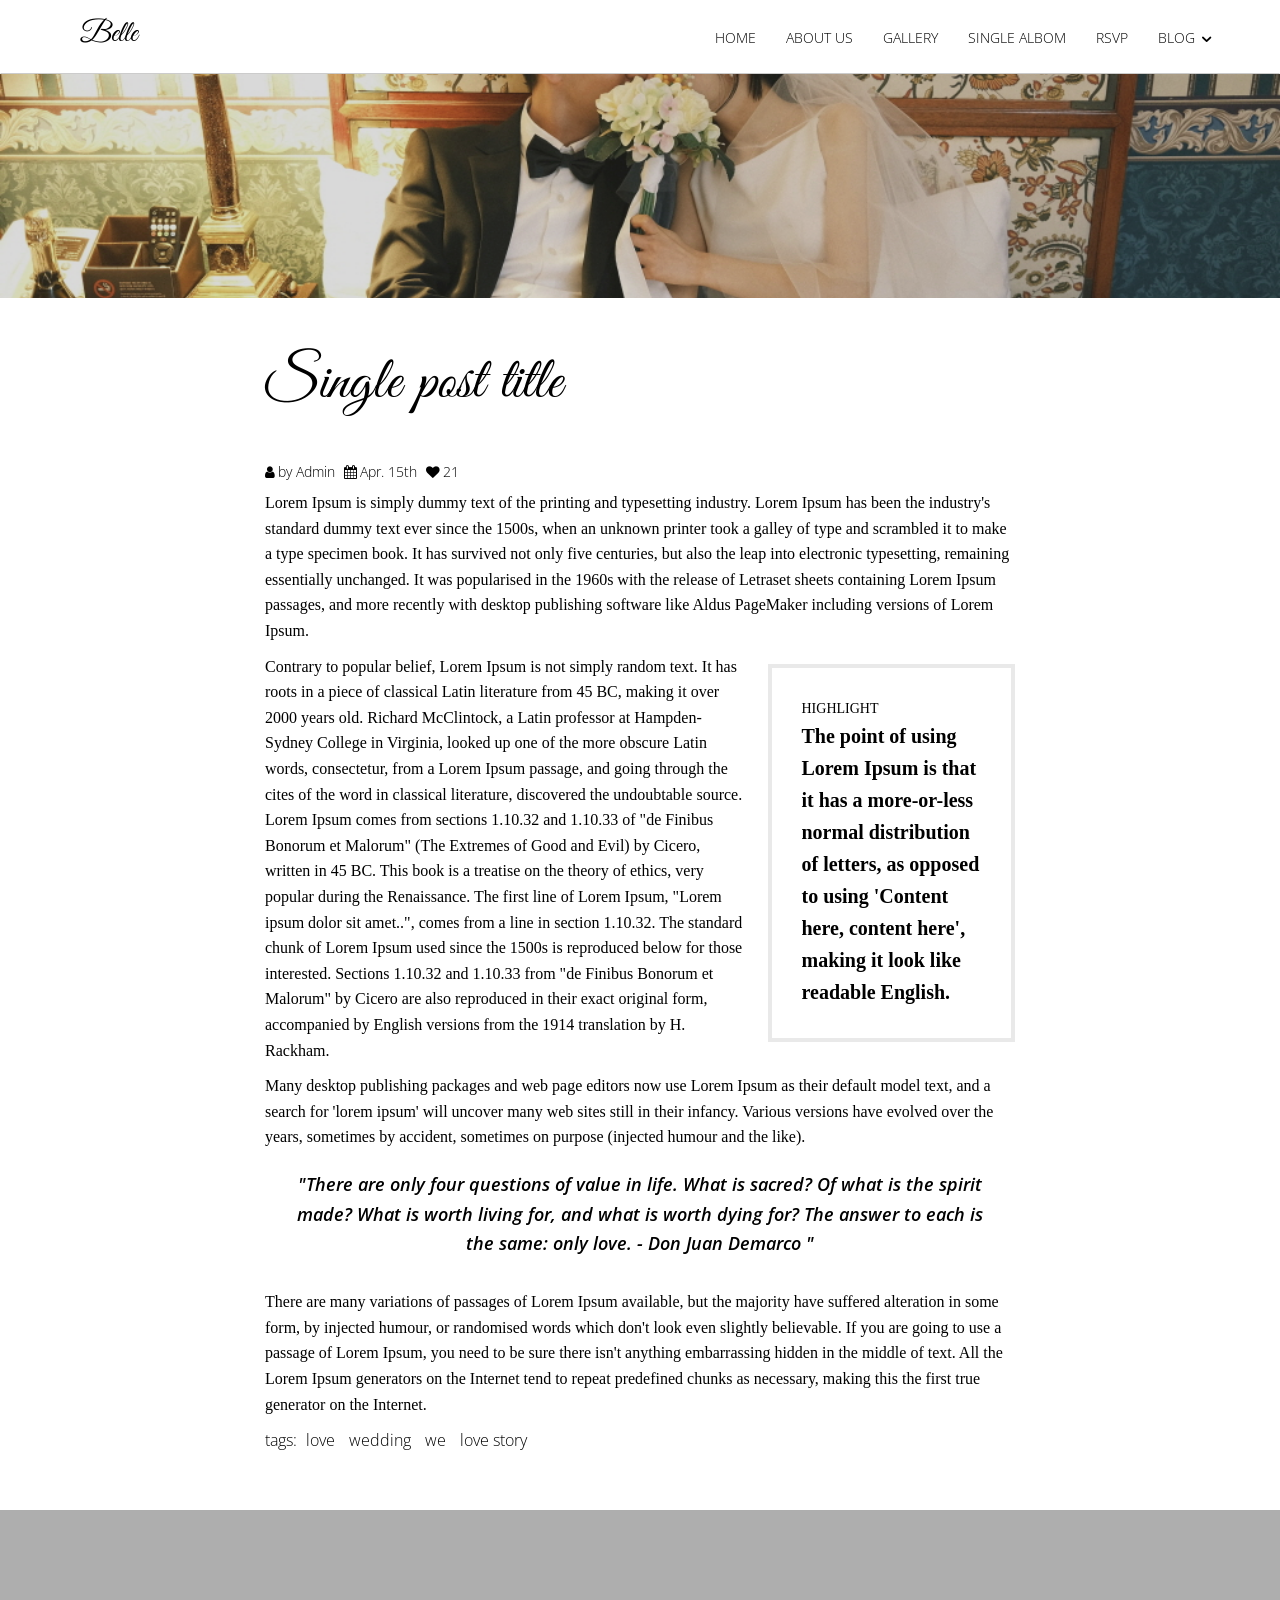
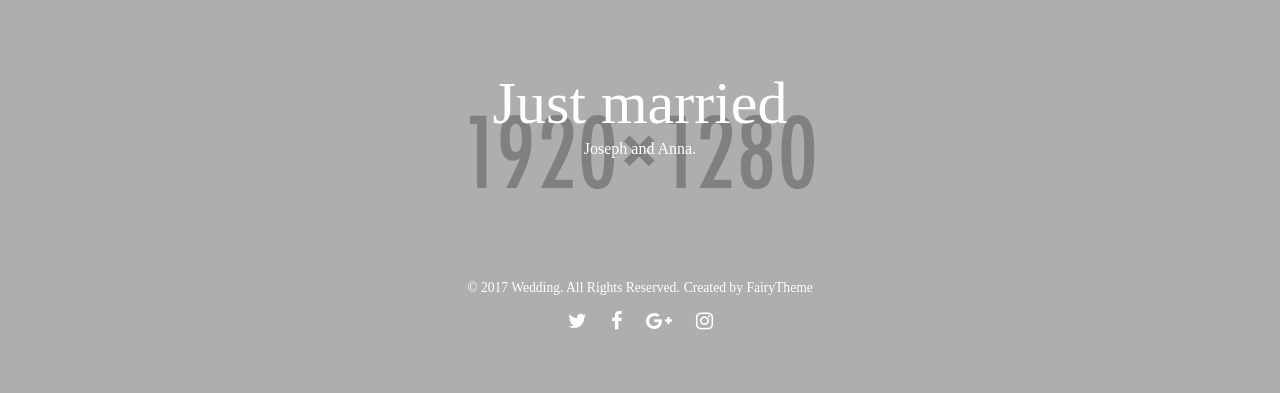
<file: single-post-2.html>
<!DOCTYPE html>
<!--[if lt IE 7]>      <html class="no-js lt-ie9 lt-ie8 lt-ie7"> <![endif]-->
<!--[if IE 7]>         <html class="no-js lt-ie9 lt-ie8"> <![endif]-->
<!--[if IE 8]>         <html class="no-js lt-ie9"> <![endif]-->
<!--[if gt IE 8]><!--> <html class="no-js"> <!--<![endif]-->
	<head>
	<meta charset="utf-8">
	<meta http-equiv="X-UA-Compatible" content="IE=edge">
	<title>박소영❤️김재연 - 우리 결혼해요</title>
	<meta name="viewport" content="width=device-width, initial-scale=1">
	<meta name="description" content="" />
	<meta name="keywords" content="" />
	<meta name="author" content="" />

	<!-- Facebook and Twitter integration -->
	<meta property="og:title" content=""/>
	<meta property="og:image" content=""/>
	<meta property="og:url" content=""/>
	<meta property="og:site_name" content=""/>
	<meta property="og:description" content=""/>
	<meta name="twitter:title" content="" />
	<meta name="twitter:image" content="" />
	<meta name="twitter:url" content="" />
	<meta name="twitter:card" content="" />

	<link href="https://fonts.googleapis.com/css2?family=Open+Sans:wght@300;400&display=swap" rel="stylesheet">
	<link href='https://fonts.googleapis.com/css?family=Pacifico%7CWork+Sans:400,300,600,400italic,700%7CAmatic+SC:400,700&amp;subset=latin-ext' rel='stylesheet' type='text/css'>	
	<!-- Animate.css -->
	<link rel="stylesheet" href="css/vendor/animate.css">
	<!-- Icomoon Icon Fonts-->
	<link rel="stylesheet" href="css/vendor/icomoon.css">
	<link rel="stylesheet" type="text/css" href="fonts/font-awesome-4.7.0/css/font-awesome.min.css">
	<!-- Bootstrap  -->
	<link rel="stylesheet" href="css/vendor/bootstrap.min.css">
	<!-- Magnific Popup -->
	<link rel="stylesheet" href="css/vendor/magnific-popup.css">
	<!-- Owl Carousel  -->
	<link rel="stylesheet" href="css/vendor/owl.carousel.min.css">
	<link rel="stylesheet" href="css/vendor/owl.theme.default.min.css">
	<!-- Lightbox -->
	<link rel="stylesheet" href="css/vendor/lightbox.min.css">

	<!-- Theme style  -->
	<link rel="stylesheet" href="css/main.css">

	</head>

<body class="pt_blog">
	<div class="loader"></div>
	<div class="main">
		<!-- Navigation -->
		<nav class="navbar">
			<div class="container">
				<div class="row">
					<div class="col-xs-2">
						<div id="logo"><a href="index.html">Belle</a></div>
					</div>
					<div class="col-xs-10 menu-2">
						<ul class="nav navbar-nav navbar-right">
							<li><a href="index.html">Home</a></li>
							<li><a href="about.html">About us</a></li>
							<li><a href="gallery.html">Gallery</a></li>
							<li><a href="gallery-single.html">Single Albom</a></li>
							<li><a href="rsvp.html">RSVP</a></li>
							<li class="has-dropdown">
								<a href="#">Blog</a>
								<ul class="dropdown">
									<li><a href="blog.html">Blog page</a></li>
									<li><a href="single-post.html">Post with aside</a></li>
									<li><a href="single-post-2.html">Post without aside</a></li>
								</ul>
							</li>
						</ul>
					</div>
				</div>
			</div>
		</nav>
		<!-- Section banner-top -->
		<section class="bg section banner banner_top">
			<div class="overlay"></div>
		</section>
		<!-- Section Post -->
		<div class="section-sm">
			<div class="container">
				<div class="row">
					<div class="col-sm-8 col-sm-offset-2">
						<h1 class="single-post_title">Single post title</h1>
						<div class="blog-item_meta">
							<span class="by"><i class="fa fa-user" aria-hidden="true"></i>by Admin</span>
							<span class="posted_date"><i class="fa fa-calendar" aria-hidden="true"></i>Apr. 15th</span>
							<span class="comment"><i class="fa fa-heart" aria-hidden="true"></i>21<i class="icon-bubble2"></i></span>
						</div>
						<div class="post-content">
							<p>Lorem Ipsum is simply dummy text of the printing and typesetting industry. Lorem Ipsum has been the industry's standard dummy text ever since the 1500s, when an unknown printer took a galley of type and scrambled it to make a type specimen book. It has survived not only five centuries, but also the leap into electronic typesetting, remaining essentially unchanged. It was popularised in the 1960s with the release of Letraset sheets containing Lorem Ipsum passages, and more recently with desktop publishing software like Aldus PageMaker including versions of Lorem Ipsum.</p>
							<p>Contrary to popular belief, Lorem Ipsum is not simply random text. It has roots in a piece of classical Latin literature from 45 BC, making it over 2000 years old. Richard McClintock, a Latin professor at Hampden-Sydney College in Virginia, looked up one of the more obscure Latin words, consectetur, from a Lorem Ipsum passage, and going through the cites of the word in classical literature, discovered the undoubtable source. Lorem Ipsum comes from sections 1.10.32 and 1.10.33 of "de Finibus Bonorum et Malorum" (The Extremes of Good and Evil) by Cicero, written in 45 BC. This book is a treatise on the theory of ethics, very popular during the Renaissance. The first line of Lorem Ipsum, "Lorem ipsum dolor sit amet..", comes from a line in section 1.10.32. The standard chunk of Lorem Ipsum used since the 1500s is reproduced below for those interested. Sections 1.10.32 and 1.10.33 from "de Finibus Bonorum et Malorum" by Cicero are also reproduced in their exact original form, accompanied by English versions from the 1914 translation by H. Rackham.</p>
							<p class="post-hightlight">The point of using Lorem Ipsum is that it has a more-or-less normal distribution of letters, as opposed to using 'Content here, content here', making it look like readable English.</p>
							<p>Many desktop publishing packages and web page editors now use Lorem Ipsum as their default model text, and a search for 'lorem ipsum' will uncover many web sites still in their infancy. Various versions have evolved over the years, sometimes by accident, sometimes on purpose (injected humour and the like).</p>
							<blockquote>There are only four questions of value in life. What is sacred? Of what is the spirit made? What is worth living for, and what is worth dying for? The answer to each is the same: only love.
							<cite>- Don Juan Demarco</cite>
							</blockquote>
							<p>There are many variations of passages of Lorem Ipsum available, but the majority have suffered alteration in some form, by injected humour, or randomised words which don't look even slightly believable. If you are going to use a passage of Lorem Ipsum, you need to be sure there isn't anything embarrassing hidden in the middle of text. All the Lorem Ipsum generators on the Internet tend to repeat predefined chunks as necessary, making this the first true generator on the Internet.</p>
						</div>
						<div class="post-tags">
							<span>tags:</span>
							<a href="#">love</a>
							<a href="#">wedding</a>
							<a href="#">we</a>
							<a href="#">love story</a>
						</div>
					</div>
				</div>
			</div>
		</div>
		<!-- Section banner-bottom -->
		<section class="bg section banner banner_bottom">
		    <div class="overlay"></div>
		    <div class="container">
		        <div class="row">
		            <div class="col-md-12 text-center">
		                <h2>Just married</h2>
		                <p>Joseph and Anna.</p>
		            </div>
		        </div>
		        <div class="row copyright">
		            <div class="col-md-12 text-center">
		                <p>
		                    <small class="block">&copy; 2017 Wedding. All Rights Reserved.</small>
		                    <small class="block">Created by <a href="#" target="_blank">FairyTheme</a></small>
		                </p>
		                <ul class="social-icons">
		                    <li><a href="#"><i class="fa fa-twitter"></i></a></li>
		                    <li><a href="#"><i class="fa fa-facebook"></i></a></li>
		                    <li><a href="#"><i class="fa fa-google-plus"></i></a></li>
		                    <li><a href="#"><i class="fa fa-instagram"></i></a></li>
		                </ul>
		            </div>
		        </div>
		    </div>
		</section>
	</div>
	<!-- Modernizr JS -->
	<script src="js/vendor/modernizr-2.6.2.min.js"></script>
	<!-- FOR IE9 below -->
	<!--[if lt IE 9]>
	<script src="js/vendor/respond.min.js"></script>
	<![endif]-->
	<!-- jQuery -->
	<script src="js/vendor/jquery.min.js"></script>
	<!-- jQuery Easing -->
	<script src="js/vendor/jquery.easing.1.3.js"></script>
	<!-- Bootstrap -->
	<script src="js/vendor/bootstrap.min.js"></script>
	<!-- Waypoints -->
	<script src="js/vendor/jquery.waypoints.min.js"></script>
	<!-- Carousel -->
	<script src="js/vendor/owl.carousel.min.js"></script>
	<!-- countTo -->
	<script src="js/vendor/jquery.countTo.js"></script>
	<!-- Parallax -->
	<script src="js/vendor/parallax.min.js"></script>
	<!-- Magnific Popup -->
	<script src="js/vendor/jquery.magnific-popup.min.js"></script>
	<script src="js/vendor/magnific-popup-options.js"></script>
	<script src="js/vendor/lightbox.min.js"></script>
	<script src="js/vendor/isotope.pkgd.min.js"></script>
	<script src="js/vendor/imagesloaded.pkgd.min.js"></script>
	<!-- Main -->
	<script src="js/main.js"></script>
</body>
</html>
</file>
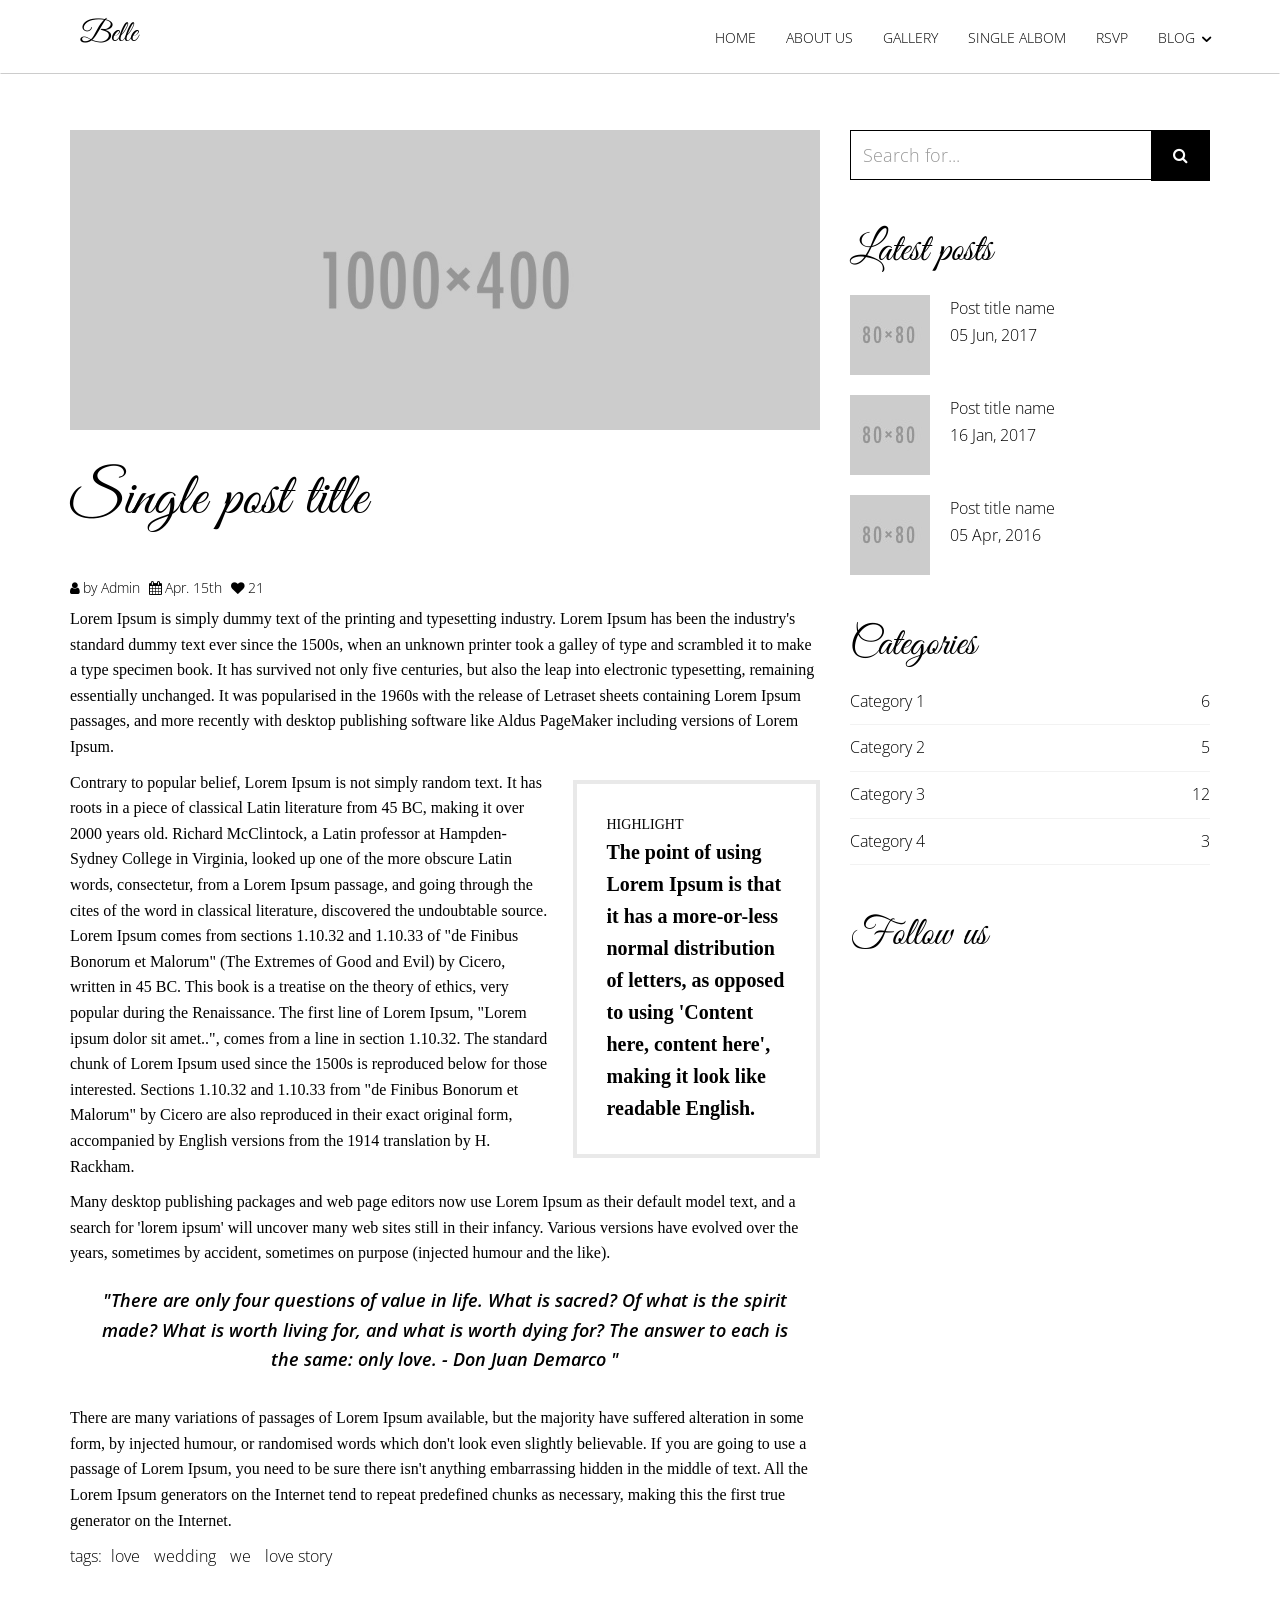
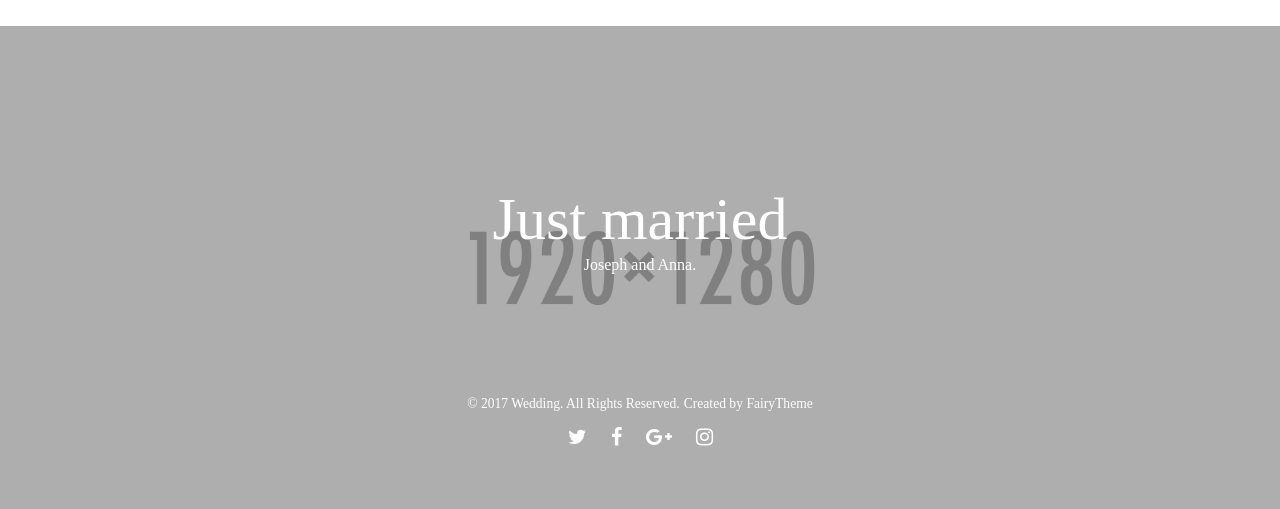
<file: single-post.html>
<!DOCTYPE html>
<!--[if lt IE 7]>      <html class="no-js lt-ie9 lt-ie8 lt-ie7"> <![endif]-->
<!--[if IE 7]>         <html class="no-js lt-ie9 lt-ie8"> <![endif]-->
<!--[if IE 8]>         <html class="no-js lt-ie9"> <![endif]-->
<!--[if gt IE 8]><!--> <html class="no-js"> <!--<![endif]-->
	<head>
	<meta charset="utf-8">
	<meta http-equiv="X-UA-Compatible" content="IE=edge">
	<title>박소영❤️김재연 - 우리 결혼해요</title>
	<meta name="viewport" content="width=device-width, initial-scale=1">
	<meta name="description" content="" />
	<meta name="keywords" content="" />
	<meta name="author" content="" />

	<!-- Facebook and Twitter integration -->
	<meta property="og:title" content=""/>
	<meta property="og:image" content=""/>
	<meta property="og:url" content=""/>
	<meta property="og:site_name" content=""/>
	<meta property="og:description" content=""/>
	<meta name="twitter:title" content="" />
	<meta name="twitter:image" content="" />
	<meta name="twitter:url" content="" />
	<meta name="twitter:card" content="" />

	<link href="https://fonts.googleapis.com/css2?family=Open+Sans:wght@300;400&display=swap" rel="stylesheet">
	<link href='https://fonts.googleapis.com/css?family=Pacifico%7CWork+Sans:400,300,600,400italic,700%7CAmatic+SC:400,700&amp;subset=latin-ext' rel='stylesheet' type='text/css'>	
	<!-- Animate.css -->
	<link rel="stylesheet" href="css/vendor/animate.css">
	<!-- Icomoon Icon Fonts-->
	<link rel="stylesheet" href="css/vendor/icomoon.css">
	<link rel="stylesheet" type="text/css" href="fonts/font-awesome-4.7.0/css/font-awesome.min.css">
	<!-- Bootstrap  -->
	<link rel="stylesheet" href="css/vendor/bootstrap.min.css">
	<!-- Magnific Popup -->
	<link rel="stylesheet" href="css/vendor/magnific-popup.css">
	<!-- Owl Carousel  -->
	<link rel="stylesheet" href="css/vendor/owl.carousel.min.css">
	<link rel="stylesheet" href="css/vendor/owl.theme.default.min.css">
	<!-- Lightbox -->
	<link rel="stylesheet" href="css/vendor/lightbox.min.css">

	<!-- Theme style  -->
	<link rel="stylesheet" href="css/main.css">

	</head>

<body class="pt_blog">
	<div class="loader"></div>
	<div class="main">
		<!-- Navigation -->
		<nav class="navbar">
			<div class="container">
				<div class="row">
					<div class="col-xs-2">
						<div id="logo"><a href="index.html">Belle</a></div>
					</div>
					<div class="col-xs-10 menu-2">
						<ul class="nav navbar-nav navbar-right">
							<li><a href="index.html">Home</a></li>
							<li><a href="about.html">About us</a></li>
							<li><a href="gallery.html">Gallery</a></li>
							<li><a href="gallery-single.html">Single Albom</a></li>
							<li><a href="rsvp.html">RSVP</a></li>
							<li class="has-dropdown">
								<a href="#">Blog</a>
								<ul class="dropdown">
									<li><a href="blog.html">Blog page</a></li>
									<li><a href="single-post.html">Post with aside</a></li>
									<li><a href="single-post-2.html">Post without aside</a></li>
								</ul>
							</li>
						</ul>
					</div>
				</div>
			</div>
		</nav>
		<!-- Section Post -->
		<div class="section-sm">
			<div class="container">
				<div class="row">
					<div class="col-sm-8 primary-block">
						<div class="single-post_banner">
							<img src="img/single-post.jpg" alt="">
						</div>
						<h1 class="single-post_title">Single post title</h1>
						<div class="blog-item_meta">
							<span class="by"><i class="fa fa-user" aria-hidden="true"></i>by Admin</span>
							<span class="posted_date"><i class="fa fa-calendar" aria-hidden="true"></i>Apr. 15th</span>
							<span class="comment"><i class="fa fa-heart" aria-hidden="true"></i>21<i class="icon-bubble2"></i></span>
						</div>
						<div class="post-content">
							<p>Lorem Ipsum is simply dummy text of the printing and typesetting industry. Lorem Ipsum has been the industry's standard dummy text ever since the 1500s, when an unknown printer took a galley of type and scrambled it to make a type specimen book. It has survived not only five centuries, but also the leap into electronic typesetting, remaining essentially unchanged. It was popularised in the 1960s with the release of Letraset sheets containing Lorem Ipsum passages, and more recently with desktop publishing software like Aldus PageMaker including versions of Lorem Ipsum.</p>
							<p>Contrary to popular belief, Lorem Ipsum is not simply random text. It has roots in a piece of classical Latin literature from 45 BC, making it over 2000 years old. Richard McClintock, a Latin professor at Hampden-Sydney College in Virginia, looked up one of the more obscure Latin words, consectetur, from a Lorem Ipsum passage, and going through the cites of the word in classical literature, discovered the undoubtable source. Lorem Ipsum comes from sections 1.10.32 and 1.10.33 of "de Finibus Bonorum et Malorum" (The Extremes of Good and Evil) by Cicero, written in 45 BC. This book is a treatise on the theory of ethics, very popular during the Renaissance. The first line of Lorem Ipsum, "Lorem ipsum dolor sit amet..", comes from a line in section 1.10.32. The standard chunk of Lorem Ipsum used since the 1500s is reproduced below for those interested. Sections 1.10.32 and 1.10.33 from "de Finibus Bonorum et Malorum" by Cicero are also reproduced in their exact original form, accompanied by English versions from the 1914 translation by H. Rackham.</p>
							<p class="post-hightlight">The point of using Lorem Ipsum is that it has a more-or-less normal distribution of letters, as opposed to using 'Content here, content here', making it look like readable English.</p>
							<p>Many desktop publishing packages and web page editors now use Lorem Ipsum as their default model text, and a search for 'lorem ipsum' will uncover many web sites still in their infancy. Various versions have evolved over the years, sometimes by accident, sometimes on purpose (injected humour and the like).</p>
							<blockquote>There are only four questions of value in life. What is sacred? Of what is the spirit made? What is worth living for, and what is worth dying for? The answer to each is the same: only love.
							<cite>- Don Juan Demarco</cite>
							</blockquote>
							<p>There are many variations of passages of Lorem Ipsum available, but the majority have suffered alteration in some form, by injected humour, or randomised words which don't look even slightly believable. If you are going to use a passage of Lorem Ipsum, you need to be sure there isn't anything embarrassing hidden in the middle of text. All the Lorem Ipsum generators on the Internet tend to repeat predefined chunks as necessary, making this the first true generator on the Internet.</p>
						</div>
						<div class="post-tags">
							<span>tags:</span>
							<a href="#">love</a>
							<a href="#">wedding</a>
							<a href="#">we</a>
							<a href="#">love story</a>
						</div>
					</div>
					<div class="col-sm-4 aside-block">
						<!-- Widget Search -->
						<div class="widget widget_search">
							<form role="search" method="get" class="form-search">
								<div class="input-group">
									<input class="form-control" placeholder="Search for...">
									<span class="input-group-btn">
										<button class="btn btn-default" type="button"><i class="fa fa-search" aria-hidden="true"></i></button>
									</span>
								</div>
							</form>
						</div>
						<!-- Widget Latest posts -->
						<div class="widget widget_latest-posts">
							<h3 class="widget_title">Latest posts</h3>
							<div class="latest-posts_wrapper">
								<div class="post">
									<div class="post_image">
										<a href="#">
											<img width="80" height="80" src="img/post-thumb.jpg" class="post_thumbnail size-thumbnail post_img" alt="">
										</a>
									</div>
									<div class="post_content">
										<a href="#">Post title name</a>
										<div class="post_date">05 Jun, 2017</div>
									</div>
								</div>
								<div class="post">
									<div class="post_image">
										<a href="#">
											<img width="80" height="80" src="img/post-thumb.jpg" class="post_thumbnail size-thumbnail post_img" alt="">
										</a>
									</div>
									<div class="post_content">
										<a href="#">Post title name</a>
										<div class="post_date">16 Jan, 2017</div>
									</div>
								</div>
								<div class="post">
									<div class="post_image">
										<a href="#">
											<img width="80" height="80" src="img/post-thumb.jpg" class="post_thumbnail size-thumbnail post_img" alt="">
										</a>
									</div>
									<div class="post_content">
										<a href="#">Post title name</a>
										<div class="post_date">05 Apr, 2016</div>
									</div>
								</div>
							</div>
						</div>
						<!-- Widget Categories -->
						<div class="widget widget_categories">
							<h3 class="widget_title">Categories</h3>
							<div class="widget-categories_wrapper">
								<ul>
									<li><a href="#">Category 1</a><span>6</span></li>
									<li><a href="#">Category 2</a><span>5</span></li>
									<li><a href="#">Category 3</a><span>12</span></li>
									<li><a href="#">Category 4</a><span>3</span></li>
								</ul>
							</div>
						</div>
						<!-- Widget Follow us -->
						<div class="widget">
							<h3 class="widget_title">Follow us</h3>
							<ul class="social-icons">
								<li><a href="#"><i class="fa fa-twitter"></i></a></li>
								<li><a href="#"><i class="fa fa-facebook"></i></a></li>
								<li><a href="#"><i class="fa fa-google-plus"></i></a></li>
								<li><a href="#"><i class="fa fa-instagram"></i></a></li>
							</ul>
						</div>
					</div>
				</div>
			</div>
		</div>
		<!-- Section banner-bottom -->
		<section class="bg section banner banner_bottom">
		    <div class="overlay"></div>
		    <div class="container">
		        <div class="row">
		            <div class="col-md-12 text-center">
		                <h2>Just married</h2>
		                <p>Joseph and Anna.</p>
		            </div>
		        </div>
		        <div class="row copyright">
		            <div class="col-md-12 text-center">
		                <p>
		                    <small class="block">&copy; 2017 Wedding. All Rights Reserved.</small>
		                    <small class="block">Created by <a href="#" target="_blank">FairyTheme</a></small>
		                </p>
		                <ul class="social-icons">
		                    <li><a href="#"><i class="fa fa-twitter"></i></a></li>
		                    <li><a href="#"><i class="fa fa-facebook"></i></a></li>
		                    <li><a href="#"><i class="fa fa-google-plus"></i></a></li>
		                    <li><a href="#"><i class="fa fa-instagram"></i></a></li>
		                </ul>
		            </div>
		        </div>
		    </div>
		</section>
	</div>
	<!-- Modernizr JS -->
	<script src="js/vendor/modernizr-2.6.2.min.js"></script>
	<!-- FOR IE9 below -->
	<!--[if lt IE 9]>
	<script src="js/vendor/respond.min.js"></script>
	<![endif]-->
	<!-- jQuery -->
	<script src="js/vendor/jquery.min.js"></script>
	<!-- jQuery Easing -->
	<script src="js/vendor/jquery.easing.1.3.js"></script>
	<!-- Bootstrap -->
	<script src="js/vendor/bootstrap.min.js"></script>
	<!-- Waypoints -->
	<script src="js/vendor/jquery.waypoints.min.js"></script>
	<!-- Carousel -->
	<script src="js/vendor/owl.carousel.min.js"></script>
	<!-- countTo -->
	<script src="js/vendor/jquery.countTo.js"></script>
	<!-- Parallax -->
	<script src="js/vendor/parallax.min.js"></script>
	<!-- Magnific Popup -->
	<script src="js/vendor/jquery.magnific-popup.min.js"></script>
	<script src="js/vendor/magnific-popup-options.js"></script>
	<script src="js/vendor/lightbox.min.js"></script>
	<script src="js/vendor/isotope.pkgd.min.js"></script>
	<script src="js/vendor/imagesloaded.pkgd.min.js"></script>
	<!-- Main -->
	<script src="js/main.js"></script>
</body>
</html>
</file>
<file: css/vendor/icomoon.css>
@font-face {
  font-family: 'icomoon';
  src:  url('../fonts/icomoon/icomoon.eot?6iuir');
  src:  url('../fonts/icomoon/icomoon.eot?6iuir#iefix') format('embedded-opentype'),
    url('../fonts/icomoon/icomoon.ttf?6iuir') format('truetype'),
    url('../fonts/icomoon/icomoon.woff?6iuir') format('woff'),
    url('../fonts/icomoon/icomoon.svg?6iuir#icomoon') format('svg');
  font-weight: normal;
  font-style: normal;
}
[class^="icon-"], [class*=" icon-"] {
  /* use !important to prevent issues with browser extensions that change fonts */
  font-family: 'icomoon' !important;
  speak: none;
  font-style: normal;
  font-weight: normal;
  font-variant: normal;
  text-transform: none;
  line-height: 1;
  /* Better Font Rendering =========== */
  -webkit-font-smoothing: antialiased;
  -moz-osx-font-smoothing: grayscale;
}
.icon-eye:before {
  content: "\e000";
}
.icon-paper-clip:before {
  content: "\e001";
}
.icon-mail:before {
  content: "\e002";
}
.icon-toggle:before {
  content: "\e003";
}
.icon-layout:before {
  content: "\e004";
}
.icon-link:before {
  content: "\e005";
}
.icon-bell:before {
  content: "\e006";
}
.icon-lock:before {
  content: "\e007";
}
.icon-unlock:before {
  content: "\e008";
}
.icon-ribbon:before {
  content: "\e009";
}
.icon-image:before {
  content: "\e010";
}
.icon-signal:before {
  content: "\e011";
}
.icon-target:before {
  content: "\e012";
}
.icon-clipboard:before {
  content: "\e013";
}
.icon-clock:before {
  content: "\e014";
}
.icon-watch:before {
  content: "\e015";
}
.icon-air-play:before {
  content: "\e016";
}
.icon-camera:before {
  content: "\e017";
}
.icon-video:before {
  content: "\e018";
}
.icon-disc:before {
  content: "\e019";
}
.icon-printer:before {
  content: "\e020";
}
.icon-monitor:before {
  content: "\e021";
}
.icon-server:before {
  content: "\e022";
}
.icon-cog:before {
  content: "\e023";
}
.icon-heart:before {
  content: "\e024";
}
.icon-paragraph:before {
  content: "\e025";
}
.icon-align-justify:before {
  content: "\e026";
}
.icon-align-left:before {
  content: "\e027";
}
.icon-align-center:before {
  content: "\e028";
}
.icon-align-right:before {
  content: "\e029";
}
.icon-book:before {
  content: "\e030";
}
.icon-layers:before {
  content: "\e031";
}
.icon-stack:before {
  content: "\e032";
}
.icon-stack-2:before {
  content: "\e033";
}
.icon-paper:before {
  content: "\e034";
}
.icon-paper-stack:before {
  content: "\e035";
}
.icon-search:before {
  content: "\e036";
}
.icon-zoom-in:before {
  content: "\e037";
}
.icon-zoom-out:before {
  content: "\e038";
}
.icon-reply:before {
  content: "\e039";
}
.icon-circle-plus:before {
  content: "\e040";
}
.icon-circle-minus:before {
  content: "\e041";
}
.icon-circle-check:before {
  content: "\e042";
}
.icon-circle-cross:before {
  content: "\e043";
}
.icon-square-plus:before {
  content: "\e044";
}
.icon-square-minus:before {
  content: "\e045";
}
.icon-square-check:before {
  content: "\e046";
}
.icon-square-cross:before {
  content: "\e047";
}
.icon-microphone:before {
  content: "\e048";
}
.icon-record:before {
  content: "\e049";
}
.icon-skip-back:before {
  content: "\e050";
}
.icon-rewind:before {
  content: "\e051";
}
.icon-play:before {
  content: "\e052";
}
.icon-pause:before {
  content: "\e053";
}
.icon-stop:before {
  content: "\e054";
}
.icon-fast-forward:before {
  content: "\e055";
}
.icon-skip-forward:before {
  content: "\e056";
}
.icon-shuffle:before {
  content: "\e057";
}
.icon-repeat:before {
  content: "\e058";
}
.icon-folder:before {
  content: "\e059";
}
.icon-umbrella:before {
  content: "\e060";
}
.icon-moon:before {
  content: "\e061";
}
.icon-thermometer:before {
  content: "\e062";
}
.icon-drop:before {
  content: "\e063";
}
.icon-sun:before {
  content: "\e064";
}
.icon-cloud:before {
  content: "\e065";
}
.icon-cloud-upload:before {
  content: "\e066";
}
.icon-cloud-download:before {
  content: "\e067";
}
.icon-upload:before {
  content: "\e068";
}
.icon-download:before {
  content: "\e069";
}
.icon-location:before {
  content: "\e070";
}
.icon-location-2:before {
  content: "\e071";
}
.icon-map:before {
  content: "\e072";
}
.icon-battery:before {
  content: "\e073";
}
.icon-head:before {
  content: "\e074";
}
.icon-briefcase:before {
  content: "\e075";
}
.icon-speech-bubble:before {
  content: "\e076";
}
.icon-anchor:before {
  content: "\e077";
}
.icon-globe:before {
  content: "\e078";
}
.icon-box:before {
  content: "\e079";
}
.icon-reload:before {
  content: "\e080";
}
.icon-share:before {
  content: "\e081";
}
.icon-marquee:before {
  content: "\e082";
}
.icon-marquee-plus:before {
  content: "\e083";
}
.icon-marquee-minus:before {
  content: "\e084";
}
.icon-tag:before {
  content: "\e085";
}
.icon-power:before {
  content: "\e086";
}
.icon-command:before {
  content: "\e087";
}
.icon-alt:before {
  content: "\e088";
}
.icon-esc:before {
  content: "\e089";
}
.icon-bar-graph:before {
  content: "\e090";
}
.icon-bar-graph-2:before {
  content: "\e091";
}
.icon-pie-graph:before {
  content: "\e092";
}
.icon-star:before {
  content: "\e093";
}
.icon-arrow-left:before {
  content: "\e094";
}
.icon-arrow-right:before {
  content: "\e095";
}
.icon-arrow-up:before {
  content: "\e096";
}
.icon-arrow-down:before {
  content: "\e097";
}
.icon-volume:before {
  content: "\e098";
}
.icon-mute:before {
  content: "\e099";
}
.icon-content-right:before {
  content: "\e100";
}
.icon-content-left:before {
  content: "\e101";
}
.icon-grid:before {
  content: "\e102";
}
.icon-grid-2:before {
  content: "\e103";
}
.icon-columns:before {
  content: "\e104";
}
.icon-loader:before {
  content: "\e105";
}
.icon-bag:before {
  content: "\e106";
}
.icon-ban:before {
  content: "\e107";
}
.icon-flag:before {
  content: "\e108";
}
.icon-trash:before {
  content: "\e109";
}
.icon-expand:before {
  content: "\e110";
}
.icon-contract:before {
  content: "\e111";
}
.icon-maximize:before {
  content: "\e112";
}
.icon-minimize:before {
  content: "\e113";
}
.icon-plus:before {
  content: "\e114";
}
.icon-minus:before {
  content: "\e115";
}
.icon-check:before {
  content: "\e116";
}
.icon-cross:before {
  content: "\e117";
}
.icon-move:before {
  content: "\e118";
}
.icon-delete:before {
  content: "\e119";
}
.icon-menu:before {
  content: "\e120";
}
.icon-archive:before {
  content: "\e121";
}
.icon-inbox:before {
  content: "\e122";
}
.icon-outbox:before {
  content: "\e123";
}
.icon-file:before {
  content: "\e124";
}
.icon-file-add:before {
  content: "\e125";
}
.icon-file-subtract:before {
  content: "\e126";
}
.icon-help:before {
  content: "\e127";
}
.icon-open:before {
  content: "\e128";
}
.icon-ellipsis:before {
  content: "\e129";
}
.icon-add-to-list:before {
  content: "\e900";
}
.icon-classic-computer:before {
  content: "\e901";
}
.icon-controller-fast-backward:before {
  content: "\e902";
}
.icon-creative-commons-attribution:before {
  content: "\e903";
}
.icon-creative-commons-noderivs:before {
  content: "\e904";
}
.icon-creative-commons-noncommercial-eu:before {
  content: "\e905";
}
.icon-creative-commons-noncommercial-us:before {
  content: "\e906";
}
.icon-creative-commons-public-domain:before {
  content: "\e907";
}
.icon-creative-commons-remix:before {
  content: "\e908";
}
.icon-creative-commons-share:before {
  content: "\e909";
}
.icon-creative-commons-sharealike:before {
  content: "\e90a";
}
.icon-creative-commons:before {
  content: "\e90b";
}
.icon-document-landscape:before {
  content: "\e90c";
}
.icon-remove-user:before {
  content: "\e90d";
}
.icon-warning:before {
  content: "\e90e";
}
.icon-arrow-bold-down:before {
  content: "\e90f";
}
.icon-arrow-bold-left:before {
  content: "\e910";
}
.icon-arrow-bold-right:before {
  content: "\e911";
}
.icon-arrow-bold-up:before {
  content: "\e912";
}
.icon-arrow-down2:before {
  content: "\e913";
}
.icon-arrow-left2:before {
  content: "\e914";
}
.icon-arrow-long-down:before {
  content: "\e915";
}
.icon-arrow-long-left:before {
  content: "\e916";
}
.icon-arrow-long-right:before {
  content: "\e917";
}
.icon-arrow-long-up:before {
  content: "\e918";
}
.icon-arrow-right2:before {
  content: "\e919";
}
.icon-arrow-up2:before {
  content: "\e91a";
}
.icon-arrow-with-circle-down:before {
  content: "\e91b";
}
.icon-arrow-with-circle-left:before {
  content: "\e91c";
}
.icon-arrow-with-circle-right:before {
  content: "\e91d";
}
.icon-arrow-with-circle-up:before {
  content: "\e91e";
}
.icon-bookmark:before {
  content: "\e91f";
}
.icon-bookmarks:before {
  content: "\e920";
}
.icon-chevron-down:before {
  content: "\e921";
}
.icon-chevron-left:before {
  content: "\e922";
}
.icon-chevron-right:before {
  content: "\e923";
}
.icon-chevron-small-down:before {
  content: "\e924";
}
.icon-chevron-small-left:before {
  content: "\e925";
}
.icon-chevron-small-right:before {
  content: "\e926";
}
.icon-chevron-small-up:before {
  content: "\e927";
}
.icon-chevron-thin-down:before {
  content: "\e928";
}
.icon-chevron-thin-left:before {
  content: "\e929";
}
.icon-chevron-thin-right:before {
  content: "\e92a";
}
.icon-chevron-thin-up:before {
  content: "\e92b";
}
.icon-chevron-up:before {
  content: "\e92c";
}
.icon-chevron-with-circle-down:before {
  content: "\e92d";
}
.icon-chevron-with-circle-left:before {
  content: "\e92e";
}
.icon-chevron-with-circle-right:before {
  content: "\e92f";
}
.icon-chevron-with-circle-up:before {
  content: "\e930";
}
.icon-cloud2:before {
  content: "\e931";
}
.icon-controller-fast-forward:before {
  content: "\e932";
}
.icon-controller-jump-to-start:before {
  content: "\e933";
}
.icon-controller-next:before {
  content: "\e934";
}
.icon-controller-paus:before {
  content: "\e935";
}
.icon-controller-play:before {
  content: "\e936";
}
.icon-controller-record:before {
  content: "\e937";
}
.icon-controller-stop:before {
  content: "\e938";
}
.icon-controller-volume:before {
  content: "\e939";
}
.icon-dot-single:before {
  content: "\e93a";
}
.icon-dots-three-horizontal:before {
  content: "\e93b";
}
.icon-dots-three-vertical:before {
  content: "\e93c";
}
.icon-dots-two-horizontal:before {
  content: "\e93d";
}
.icon-dots-two-vertical:before {
  content: "\e93e";
}
.icon-download2:before {
  content: "\e93f";
}
.icon-emoji-flirt:before {
  content: "\e940";
}
.icon-flow-branch:before {
  content: "\e941";
}
.icon-flow-cascade:before {
  content: "\e942";
}
.icon-flow-line:before {
  content: "\e943";
}
.icon-flow-parallel:before {
  content: "\e944";
}
.icon-flow-tree:before {
  content: "\e945";
}
.icon-install:before {
  content: "\e946";
}
.icon-layers2:before {
  content: "\e947";
}
.icon-open-book:before {
  content: "\e948";
}
.icon-resize-100:before {
  content: "\e949";
}
.icon-resize-full-screen:before {
  content: "\e94a";
}
.icon-save:before {
  content: "\e94b";
}
.icon-select-arrows:before {
  content: "\e94c";
}
.icon-sound-mute:before {
  content: "\e94d";
}
.icon-sound:before {
  content: "\e94e";
}
.icon-trash2:before {
  content: "\e94f";
}
.icon-triangle-down:before {
  content: "\e950";
}
.icon-triangle-left:before {
  content: "\e951";
}
.icon-triangle-right:before {
  content: "\e952";
}
.icon-triangle-up:before {
  content: "\e953";
}
.icon-uninstall:before {
  content: "\e954";
}
.icon-upload-to-cloud:before {
  content: "\e955";
}
.icon-upload2:before {
  content: "\e956";
}
.icon-add-user:before {
  content: "\e957";
}
.icon-address:before {
  content: "\e958";
}
.icon-adjust:before {
  content: "\e959";
}
.icon-air:before {
  content: "\e95a";
}
.icon-aircraft-landing:before {
  content: "\e95b";
}
.icon-aircraft-take-off:before {
  content: "\e95c";
}
.icon-aircraft:before {
  content: "\e95d";
}
.icon-align-bottom:before {
  content: "\e95e";
}
.icon-align-horizontal-middle:before {
  content: "\e95f";
}
.icon-align-left2:before {
  content: "\e960";
}
.icon-align-right2:before {
  content: "\e961";
}
.icon-align-top:before {
  content: "\e962";
}
.icon-align-vertical-middle:before {
  content: "\e963";
}
.icon-archive2:before {
  content: "\e964";
}
.icon-area-graph:before {
  content: "\e965";
}
.icon-attachment:before {
  content: "\e966";
}
.icon-awareness-ribbon:before {
  content: "\e967";
}
.icon-back-in-time:before {
  content: "\e968";
}
.icon-back:before {
  content: "\e969";
}
.icon-bar-graph2:before {
  content: "\e96a";
}
.icon-battery2:before {
  content: "\e96b";
}
.icon-beamed-note:before {
  content: "\e96c";
}
.icon-bell2:before {
  content: "\e96d";
}
.icon-blackboard:before {
  content: "\e96e";
}
.icon-block:before {
  content: "\e96f";
}
.icon-book2:before {
  content: "\e970";
}
.icon-bowl:before {
  content: "\e971";
}
.icon-box2:before {
  content: "\e972";
}
.icon-briefcase2:before {
  content: "\e973";
}
.icon-browser:before {
  content: "\e974";
}
.icon-brush:before {
  content: "\e975";
}
.icon-bucket:before {
  content: "\e976";
}
.icon-cake:before {
  content: "\e977";
}
.icon-calculator:before {
  content: "\e978";
}
.icon-calendar:before {
  content: "\e979";
}
.icon-camera2:before {
  content: "\e97a";
}
.icon-ccw:before {
  content: "\e97b";
}
.icon-chat:before {
  content: "\e97c";
}
.icon-check2:before {
  content: "\e97d";
}
.icon-circle-with-cross:before {
  content: "\e97e";
}
.icon-circle-with-minus:before {
  content: "\e97f";
}
.icon-circle-with-plus:before {
  content: "\e980";
}
.icon-circle:before {
  content: "\e981";
}
.icon-circular-graph:before {
  content: "\e982";
}
.icon-clapperboard:before {
  content: "\e983";
}
.icon-clipboard2:before {
  content: "\e984";
}
.icon-clock2:before {
  content: "\e985";
}
.icon-code:before {
  content: "\e986";
}
.icon-cog2:before {
  content: "\e987";
}
.icon-colours:before {
  content: "\e988";
}
.icon-compass:before {
  content: "\e989";
}
.icon-copy:before {
  content: "\e98a";
}
.icon-credit-card:before {
  content: "\e98b";
}
.icon-credit:before {
  content: "\e98c";
}
.icon-cross2:before {
  content: "\e98d";
}
.icon-cup:before {
  content: "\e98e";
}
.icon-cw:before {
  content: "\e98f";
}
.icon-cycle:before {
  content: "\e990";
}
.icon-database:before {
  content: "\e991";
}
.icon-dial-pad:before {
  content: "\e992";
}
.icon-direction:before {
  content: "\e993";
}
.icon-document:before {
  content: "\e994";
}
.icon-documents:before {
  content: "\e995";
}
.icon-drink:before {
  content: "\e996";
}
.icon-drive:before {
  content: "\e997";
}
.icon-drop2:before {
  content: "\e998";
}
.icon-edit:before {
  content: "\e999";
}
.icon-email:before {
  content: "\e99a";
}
.icon-emoji-happy:before {
  content: "\e99b";
}
.icon-emoji-neutral:before {
  content: "\e99c";
}
.icon-emoji-sad:before {
  content: "\e99d";
}
.icon-erase:before {
  content: "\e99e";
}
.icon-eraser:before {
  content: "\e99f";
}
.icon-export:before {
  content: "\e9a0";
}
.icon-eye2:before {
  content: "\e9a1";
}
.icon-feather:before {
  content: "\e9a2";
}
.icon-flag2:before {
  content: "\e9a3";
}
.icon-flash:before {
  content: "\e9a4";
}
.icon-flashlight:before {
  content: "\e9a5";
}
.icon-flat-brush:before {
  content: "\e9a6";
}
.icon-folder-images:before {
  content: "\e9a7";
}
.icon-folder-music:before {
  content: "\e9a8";
}
.icon-folder-video:before {
  content: "\e9a9";
}
.icon-folder2:before {
  content: "\e9aa";
}
.icon-forward:before {
  content: "\e9ab";
}
.icon-funnel:before {
  content: "\e9ac";
}
.icon-game-controller:before {
  content: "\e9ad";
}
.icon-gauge:before {
  content: "\e9ae";
}
.icon-globe2:before {
  content: "\e9af";
}
.icon-graduation-cap:before {
  content: "\e9b0";
}
.icon-grid2:before {
  content: "\e9b1";
}
.icon-hair-cross:before {
  content: "\e9b2";
}
.icon-hand:before {
  content: "\e9b3";
}
.icon-heart-outlined:before {
  content: "\e9b4";
}
.icon-heart2:before {
  content: "\e9b5";
}
.icon-help-with-circle:before {
  content: "\e9b6";
}
.icon-help2:before {
  content: "\e9b7";
}
.icon-home:before {
  content: "\e9b8";
}
.icon-hour-glass:before {
  content: "\e9b9";
}
.icon-image-inverted:before {
  content: "\e9ba";
}
.icon-image2:before {
  content: "\e9bb";
}
.icon-images:before {
  content: "\e9bc";
}
.icon-inbox2:before {
  content: "\e9bd";
}
.icon-infinity:before {
  content: "\e9be";
}
.icon-info-with-circle:before {
  content: "\e9bf";
}
.icon-info:before {
  content: "\e9c0";
}
.icon-key:before {
  content: "\e9c1";
}
.icon-keyboard:before {
  content: "\e9c2";
}
.icon-lab-flask:before {
  content: "\e9c3";
}
.icon-landline:before {
  content: "\e9c4";
}
.icon-language:before {
  content: "\e9c5";
}
.icon-laptop:before {
  content: "\e9c6";
}
.icon-leaf:before {
  content: "\e9c7";
}
.icon-level-down:before {
  content: "\e9c8";
}
.icon-level-up:before {
  content: "\e9c9";
}
.icon-lifebuoy:before {
  content: "\e9ca";
}
.icon-light-bulb:before {
  content: "\e9cb";
}
.icon-light-down:before {
  content: "\e9cc";
}
.icon-light-up:before {
  content: "\e9cd";
}
.icon-line-graph:before {
  content: "\e9ce";
}
.icon-link2:before {
  content: "\e9cf";
}
.icon-list:before {
  content: "\e9d0";
}
.icon-location-pin:before {
  content: "\e9d1";
}
.icon-location2:before {
  content: "\e9d2";
}
.icon-lock-open:before {
  content: "\e9d3";
}
.icon-lock2:before {
  content: "\e9d4";
}
.icon-log-out:before {
  content: "\e9d5";
}
.icon-login:before {
  content: "\e9d6";
}
.icon-loop:before {
  content: "\e9d7";
}
.icon-magnet:before {
  content: "\e9d8";
}
.icon-magnifying-glass:before {
  content: "\e9d9";
}
.icon-mail2:before {
  content: "\e9da";
}
.icon-man:before {
  content: "\e9db";
}
.icon-map2:before {
  content: "\e9dc";
}
.icon-mask:before {
  content: "\e9dd";
}
.icon-medal:before {
  content: "\e9de";
}
.icon-megaphone:before {
  content: "\e9df";
}
.icon-menu2:before {
  content: "\e9e0";
}
.icon-message:before {
  content: "\e9e1";
}
.icon-mic:before {
  content: "\e9e2";
}
.icon-minus2:before {
  content: "\e9e3";
}
.icon-mobile:before {
  content: "\e9e4";
}
.icon-modern-mic:before {
  content: "\e9e5";
}
.icon-moon2:before {
  content: "\e9e6";
}
.icon-mouse:before {
  content: "\e9e7";
}
.icon-music:before {
  content: "\e9e8";
}
.icon-network:before {
  content: "\e9e9";
}
.icon-new-message:before {
  content: "\e9ea";
}
.icon-new:before {
  content: "\e9eb";
}
.icon-news:before {
  content: "\e9ec";
}
.icon-note:before {
  content: "\e9ed";
}
.icon-notification:before {
  content: "\e9ee";
}
.icon-old-mobile:before {
  content: "\e9ef";
}
.icon-old-phone:before {
  content: "\e9f0";
}
.icon-palette:before {
  content: "\e9f1";
}
.icon-paper-plane:before {
  content: "\e9f2";
}
.icon-pencil:before {
  content: "\e9f3";
}
.icon-phone:before {
  content: "\e9f4";
}
.icon-pie-chart:before {
  content: "\e9f5";
}
.icon-pin:before {
  content: "\e9f6";
}
.icon-plus2:before {
  content: "\e9f7";
}
.icon-popup:before {
  content: "\e9f8";
}
.icon-power-plug:before {
  content: "\e9f9";
}
.icon-price-ribbon:before {
  content: "\e9fa";
}
.icon-price-tag:before {
  content: "\e9fb";
}
.icon-print:before {
  content: "\e9fc";
}
.icon-progress-empty:before {
  content: "\e9fd";
}
.icon-progress-full:before {
  content: "\e9fe";
}
.icon-progress-one:before {
  content: "\e9ff";
}
.icon-progress-two:before {
  content: "\ea00";
}
.icon-publish:before {
  content: "\ea01";
}
.icon-quote:before {
  content: "\ea02";
}
.icon-radio:before {
  content: "\ea03";
}
.icon-reply-all:before {
  content: "\ea04";
}
.icon-reply2:before {
  content: "\ea05";
}
.icon-retweet:before {
  content: "\ea06";
}
.icon-rocket:before {
  content: "\ea07";
}
.icon-round-brush:before {
  content: "\ea08";
}
.icon-rss:before {
  content: "\ea09";
}
.icon-ruler:before {
  content: "\ea0a";
}
.icon-scissors:before {
  content: "\ea0b";
}
.icon-share-alternitive:before {
  content: "\ea0c";
}
.icon-share2:before {
  content: "\ea0d";
}
.icon-shareable:before {
  content: "\ea0e";
}
.icon-shield:before {
  content: "\ea0f";
}
.icon-shop:before {
  content: "\ea10";
}
.icon-shopping-bag:before {
  content: "\ea11";
}
.icon-shopping-basket:before {
  content: "\ea12";
}
.icon-shopping-cart:before {
  content: "\ea13";
}
.icon-shuffle2:before {
  content: "\ea14";
}
.icon-signal2:before {
  content: "\ea15";
}
.icon-sound-mix:before {
  content: "\ea16";
}
.icon-sports-club:before {
  content: "\ea17";
}
.icon-spreadsheet:before {
  content: "\ea18";
}
.icon-squared-cross:before {
  content: "\ea19";
}
.icon-squared-minus:before {
  content: "\ea1a";
}
.icon-squared-plus:before {
  content: "\ea1b";
}
.icon-star-outlined:before {
  content: "\ea1c";
}
.icon-star2:before {
  content: "\ea1d";
}
.icon-stopwatch:before {
  content: "\ea1e";
}
.icon-suitcase:before {
  content: "\ea1f";
}
.icon-swap:before {
  content: "\ea20";
}
.icon-sweden:before {
  content: "\ea21";
}
.icon-switch:before {
  content: "\ea22";
}
.icon-tablet:before {
  content: "\ea23";
}
.icon-tag2:before {
  content: "\ea24";
}
.icon-text-document-inverted:before {
  content: "\ea25";
}
.icon-text-document:before {
  content: "\ea26";
}
.icon-text:before {
  content: "\ea27";
}
.icon-thermometer2:before {
  content: "\ea28";
}
.icon-thumbs-down:before {
  content: "\ea29";
}
.icon-thumbs-up:before {
  content: "\ea2a";
}
.icon-thunder-cloud:before {
  content: "\ea2b";
}
.icon-ticket:before {
  content: "\ea2c";
}
.icon-time-slot:before {
  content: "\ea2d";
}
.icon-tools:before {
  content: "\ea2e";
}
.icon-traffic-cone:before {
  content: "\ea2f";
}
.icon-tree:before {
  content: "\ea30";
}
.icon-trophy:before {
  content: "\ea31";
}
.icon-tv:before {
  content: "\ea32";
}
.icon-typing:before {
  content: "\ea33";
}
.icon-unread:before {
  content: "\ea34";
}
.icon-untag:before {
  content: "\ea35";
}
.icon-user:before {
  content: "\ea36";
}
.icon-users:before {
  content: "\ea37";
}
.icon-v-card:before {
  content: "\ea38";
}
.icon-video2:before {
  content: "\ea39";
}
.icon-vinyl:before {
  content: "\ea3a";
}
.icon-voicemail:before {
  content: "\ea3b";
}
.icon-wallet:before {
  content: "\ea3c";
}
.icon-water:before {
  content: "\ea3d";
}
.icon-px-with-circle:before {
  content: "\ea3e";
}
.icon-px:before {
  content: "\ea3f";
}
.icon-basecamp:before {
  content: "\ea40";
}
.icon-behance:before {
  content: "\ea41";
}
.icon-creative-cloud:before {
  content: "\ea42";
}
.icon-dropbox:before {
  content: "\ea43";
}
.icon-evernote:before {
  content: "\ea44";
}
.icon-flattr:before {
  content: "\ea45";
}
.icon-foursquare:before {
  content: "\ea46";
}
.icon-google-drive:before {
  content: "\ea47";
}
.icon-google-hangouts:before {
  content: "\ea48";
}
.icon-grooveshark:before {
  content: "\ea49";
}
.icon-icloud:before {
  content: "\ea4a";
}
.icon-mixi:before {
  content: "\ea4b";
}
.icon-onedrive:before {
  content: "\ea4c";
}
.icon-paypal:before {
  content: "\ea4d";
}
.icon-picasa:before {
  content: "\ea4e";
}
.icon-qq:before {
  content: "\ea4f";
}
.icon-rdio-with-circle:before {
  content: "\ea50";
}
.icon-renren:before {
  content: "\ea51";
}
.icon-scribd:before {
  content: "\ea52";
}
.icon-sina-weibo:before {
  content: "\ea53";
}
.icon-skype-with-circle:before {
  content: "\ea54";
}
.icon-skype:before {
  content: "\ea55";
}
.icon-slideshare:before {
  content: "\ea56";
}
.icon-smashing:before {
  content: "\ea57";
}
.icon-soundcloud:before {
  content: "\ea58";
}
.icon-spotify-with-circle:before {
  content: "\ea59";
}
.icon-spotify:before {
  content: "\ea5a";
}
.icon-swarm:before {
  content: "\ea5b";
}
.icon-vine-with-circle:before {
  content: "\ea5c";
}
.icon-vine:before {
  content: "\ea5d";
}
.icon-vk-alternitive:before {
  content: "\ea5e";
}
.icon-vk-with-circle:before {
  content: "\ea5f";
}
.icon-vk:before {
  content: "\ea60";
}
.icon-xing-with-circle:before {
  content: "\ea61";
}
.icon-xing:before {
  content: "\ea62";
}
.icon-yelp:before {
  content: "\ea63";
}
.icon-dribbble-with-circle:before {
  content: "\ea64";
}
.icon-dribbble:before {
  content: "\ea65";
}
.icon-facebook-with-circle:before {
  content: "\ea66";
}
.icon-facebook:before {
  content: "\ea67";
}
.icon-flickr-with-circle:before {
  content: "\ea68";
}
.icon-flickr:before {
  content: "\ea69";
}
.icon-github-with-circle:before {
  content: "\ea6a";
}
.icon-github:before {
  content: "\ea6b";
}
.icon-google-with-circle:before {
  content: "\ea6c";
}
.icon-google:before {
  content: "\ea6d";
}
.icon-instagram-with-circle:before {
  content: "\ea6e";
}
.icon-instagram:before {
  content: "\ea6f";
}
.icon-lastfm-with-circle:before {
  content: "\ea70";
}
.icon-lastfm:before {
  content: "\ea71";
}
.icon-linkedin-with-circle:before {
  content: "\ea72";
}
.icon-linkedin:before {
  content: "\ea73";
}
.icon-pinterest-with-circle:before {
  content: "\ea74";
}
.icon-pinterest:before {
  content: "\ea75";
}
.icon-rdio:before {
  content: "\ea76";
}
.icon-stumbleupon-with-circle:before {
  content: "\ea77";
}
.icon-stumbleupon:before {
  content: "\ea78";
}
.icon-tumblr-with-circle:before {
  content: "\ea79";
}
.icon-tumblr:before {
  content: "\ea7a";
}
.icon-twitter-with-circle:before {
  content: "\ea7b";
}
.icon-twitter:before {
  content: "\ea7c";
}
.icon-vimeo-with-circle:before {
  content: "\ea7d";
}
.icon-vimeo:before {
  content: "\ea7e";
}
.icon-youtube-with-circle:before {
  content: "\ea7f";
}
.icon-youtube:before {
  content: "\ea80";
}
</file>
<file: css/main.css>
.h-flex {
  display: -ms-flexbox;
  display: flex;
}
@media only screen and (min-width: 992px) {
  .h-flex-md {
    display: -ms-flexbox;
    display: flex;
  }
}
/* Fonts */
@font-face {
  font-family: 'icomoon';
  src: url('../fonts/icomoon/icomoon.eot?srf3rx');
  src: url('../fonts/icomoon/icomoon.eot?srf3rx#iefix')
      format('embedded-opentype'),
    url('../fonts/icomoon/icomoon.ttf?srf3rx') format('truetype'),
    url('../fonts/icomoon/icomoon.woff?srf3rx') format('woff'),
    url('../fonts/icomoon/icomoon.svg?srf3rx#icomoon') format('svg');
  font-weight: normal;
  font-style: normal;
}
@font-face {
  font-family: 'Good Vibes Pro';
  src: url('../fonts/GoodVibesPro/GoodVibesPro.eot');
  src: url('../fonts/GoodVibesPro/GoodVibesPro.eot?#iefix')
      format('embedded-opentype'),
    url('../fonts/GoodVibesPro/GoodVibesPro.woff') format('woff'),
    url('../fonts/GoodVibesPro/GoodVibesPro.ttf') format('truetype');
  font-weight: normal;
  font-style: normal;
}
/* Typography */
h1,
h2,
h3,
h4,
h5,
h6,
figure {
  color: #000000;
  font-weight: 400;
  margin: 0 0 20px 0;
}
h1 {
  font-size: 60px;
  font-family: 'Good Vibes Pro', cursive;
}
h2 {
  font-size: 50px;
  font-family: 'Gamja Flower', cursive;
}
h3 {
  font-size: 40px;
}
h4 {
  font-size: 30px;
  font-family: 'Gamja Flower', cursive;
}
h5 {
  font-size: 18px;
  line-height: 2;
  font-family: 'Open Sans', sans-serif;
}
h6 {
  font-size: 20px;
  font-family: 'Open Sans', sans-serif;
}
h7 {
  font-size: 50px;
  font-family: 'Good Vibes Pro', cursive;
}
h8 {
  font-size: 25px;
  font-family: 'Gamja Flower', cursive;
}
h9 {
  font-size: 25px;
  font-family: 'Open Sans', sans-serif;
}
h10 {
  font-size: 15px;
  font-family: 'Open Sans', sans-serif;
  color: blue;
}
a {
  color: #000;
  transition: all 0.5s ease;
}
a:hover,
a:active,
a:focus {
  color: #000;
  outline: none;
  text-decoration: none;
}
p {
  font-family: 'Gamja Flower', cursive;
  font-size: inherit;
  line-height: 1.6;
  margin-bottom: 1rem;
  text-rendering: optimizeLegibility;
}
::-webkit-selection {
  color: #ffffff;
  background: #000;
}
::-moz-selection {
  color: #ffffff;
  background: #000;
}
::selection {
  color: #ffffff;
  background: #000;
}
/* Body */
body {
  font-family: 'Open Sans', sans-serif;
  font-weight: 300;
  font-size: 16px;
  line-height: 1.7;
  color: #000000;
  background: #ffffff;
}
body.offcanvas {
  overflow: hidden;
}
/* List */
ul,
ol,
dl {
  line-height: 1.6;
  margin-bottom: 1rem;
  list-style-position: outside;
}
li {
  /* stylelint-disable-next-line sh-waqar/declaration-use-variable */
  font-size: inherit;
}
ul {
  list-style-type: disc;
  margin-left: 0rem;
}
ol {
  margin-left: 0rem;
}
ul ul,
ol ul,
ul ol,
ol ol {
  margin-left: 1.25rem;
  margin-bottom: 0;
}
/* Common */
.main {
  position: relative;
  overflow-x: hidden;
  width: 100%;
  height: 100%;
  transition: all 0.5s ease;
}
.main.offcanvas {
  overflow: hidden;
  position: absolute;
}
.main.offcanvas:after {
  transition: all 2s ease;
  position: absolute;
  top: 0;
  right: 0;
  bottom: 0;
  left: 0;
  z-index: 101;
  background: rgba(0, 0, 0, 0.7);
  content: '';
}
.section {
  padding: 3em 0;
  clear: both;
}
@media only screen and (min-width: 768px) {
  .section {
    padding: 7em 0;
  }
}
.section-sm {
  padding: 3.5em 0;
}
.section-gray {
  background: #e9e9e9;
}
.bg {
  background-size: cover;
  background-repeat: no-repeat;
  position: relative;
  background-position: center center;
  width: 100%;
}
.heading {
  margin-bottom: 4em;
}
.heading.heading-sm {
  margin-bottom: 2em;
}
.heading h2 {
  margin-bottom: 10px;
  line-height: 1.5;
  color: #000;
}
.heading p {
  font-size: 18px;
  line-height: 1.5;
}
@media only screen and (min-width: 768px) {
  .heading p {
    width: 75%;
    margin-left: auto;
    margin-right: auto;
  }
}
.heading span {
  text-transform: uppercase;
  font-size: 13px;
  letter-spacing: 2px;
  font-weight: 600;
  color: rgba(0, 0, 0, 0.4);
}
.loader {
  color: #000;
  position: fixed;
  box-sizing: border-box;
  width: 0;
  height: 0;
  overflow: hidden;
  z-index: 1010;
  background-color: #ffffff;
  width: 100%;
  height: 100%;
  left: 0;
  top: 0;
}
.loader:after {
  content: '';
  position: fixed;
  width: 48px;
  height: 48px;
  border: solid 8px #000;
  border-left-color: transparent;
  border-radius: 50%;
  top: calc(50% - 24px);
  left: calc(50% - 24px);
  animation: rotate 1s linear infinite;
}
.overlay {
  z-index: 0;
  position: absolute;
  bottom: 0;
  top: 0;
  left: 0;
  right: 0;
  background: rgba(0, 0, 0, 0.15);
}
.display-t,
.display-tc {
  height: 100vh;
  display: table;
  width: 100%;
}
.display-tc {
  display: table-cell !important;
  vertical-align: bottom;
  padding-bottom: 80px;
}
.display-tc h1,
.display-tc h2 {
  margin: 0;
  padding: 0;
  color: white;
}
.display-tc h1 {
  margin-bottom: 0px;
  line-height: 1.3;
  font-family: 'Amatic SC', cursive;
  font-weight: 700;
  font-size: 50px;
}
@media only screen and (min-width: 768px) {
  .display-tc h1 {
    font-size: 150px;
  }
}
.display-tc h2 {
  font-size: 16px;
  line-height: 1.5;
  margin: 30px;
  font-family: 'Open Sans', sans-serif;
}
@media only screen and (min-width: 768px) {
  .display-tc h2 {
    font-size: 20px;
  }
}
.display-tc .btn {
  padding: 15px 20px;
  background: #ffffff !important;
  color: #000;
  border: none !important;
  font-size: 14px;
  text-transform: uppercase;
}
.display-tc .btn:hover {
  background: #ffffff !important;
  box-shadow: 0px 14px 30px -15px rgba(0, 0, 0, 0.75) !important;
}
.banner-text {
  color: #ffffff;
  display: -ms-flexbox;
  display: flex;
  -ms-flex-pack: center;
  -moz-justify-content: center;
  justify-content: center;
}
.banner-text span {
  padding: 0 15px;
  line-height: 21px;
}
span.banner-text_names {
  font-family: 'Good Vibes Pro', cursive;
  font-size: 40px;
  line-height: 43px;
  position: relative;
}
span.banner-text_names:before,
span.banner-text_names:after {
  content: '';
  display: block;
  position: absolute;
  width: 2px;
  height: 100%;
  top: 0;
  background-color: #ffffff;
}
span.banner-text_names:before {
  left: -1px;
}
span.banner-text_names:after {
  right: -1px;
}
.js .animate-box {
  opacity: 0;
}
img {
  max-width: 100%;
}
.clearfix::before,
.clearfix::after {
  content: ' ';
  display: table;
  clear: both;
}
.rotate {
  animation: rotate 1s;
  animation-timing-function: ease-in;
  animation-iteration-count: infinite !important;
}
@keyframes rotate {
  0% {
    transform: rotate(0deg);
  }
  100% {
    transform: rotate(360deg);
  }
}
/* Navigation */
.navbar {
  position: absolute;
  top: 0;
  margin: 0;
  padding: 0;
  width: 100%;
  padding: 10px 0;
  z-index: 1001;
  border-radius: 0;
  transform: translateZ(0);
}
.navbar.affix {
  position: fixed;
  background: white;
  transition: all 0.5s ease;
  border-bottom: 1px solid #ccc;
}
.navbar.affix a {
  color: #000000;
}
.navbar.affix a:hover {
  color: #000000;
}
.navbar.affix .active > a {
  color: #000000 !important;
}
.navbar.affix .active > a:after {
  background: #000000;
}
.navbar.affix .has-dropdown:after {
  color: #000000;
}
.navbar #logo {
  display: -ms-flexbox;
  display: flex;
  font-size: 30px;
  margin: 0;
  padding: 0;
  line-height: 40px;
  font-family: 'Good Vibes Pro', cursive;
}
.navbar a {
  padding: 5px 10px;
  color: #ffffff;
}
.navbar .menu-1,
.navbar .menu-2 {
  display: none;
}
@media only screen and (min-width: 768px) {
  .navbar .menu-1,
  .navbar .menu-2 {
    display: block;
  }
}
.navbar .navbar-toggle {
  position: fixed;
  right: 0;
  top: 0;
  z-index: 9;
}
.navbar .navbar-toggle .icon-bar {
  background-color: #e9e9e9;
}
.navbar ul {
  padding: 0;
  margin: 2px 0 0 0;
}
.navbar ul li {
  padding: 0;
  margin: 0;
  list-style: none;
  display: inline;
}
.navbar ul li a {
  font-size: 14px;
  text-transform: uppercase;
  color: #ffffff;
  transition: all 0.5s ease;
}
.navbar ul li a:after {
  opacity: 0;
  content: '';
}
.navbar ul li a:hover,
.navbar ul li a:focus,
.navbar ul li a:active {
  color: white;
  background: none;
}
.navbar ul li a:hover {
  margin-top: -3px;
}
.navbar ul li.has-dropdown {
  position: relative;
}
.navbar ul li.has-dropdown:after {
  content: '\e921';
  position: absolute;
  top: 14px;
  right: -5px;
  font-family: 'icomoon';
  color: #ffffff;
}
.navbar ul li.has-dropdown .dropdown {
  width: 200px;
  box-shadow: 0px 14px 33px -9px rgba(0, 0, 0, 0.75);
  z-index: 1002;
  visibility: hidden;
  opacity: 0;
  position: absolute;
  top: 46px;
  right: -20px;
  text-align: left;
  background: #ffffff;
  padding: 20px;
  border-radius: 4px;
  transition: all 0s ease;
}
.navbar ul li.has-dropdown .dropdown:before {
  bottom: 100%;
  right: 40px;
  border: solid transparent;
  content: ' ';
  height: 0;
  width: 0;
  position: absolute;
  pointer-events: none;
  border-bottom-color: #ffffff;
  border-width: 8px;
  margin-left: -8px;
}
.navbar ul li.has-dropdown .dropdown li {
  display: block;
  margin-bottom: 7px;
}
.navbar ul li.has-dropdown .dropdown li:last-child {
  margin-bottom: 0;
}
.navbar ul li.has-dropdown .dropdown li a {
  padding: 2px 0;
  display: block;
  color: #999999;
  line-height: 1.2;
  text-transform: none;
  font-size: 15px;
}
.navbar ul li.has-dropdown .dropdown li a:hover {
  color: #000000;
}
.navbar ul li.has-dropdown a:hover {
  margin-top: 0;
}
.navbar ul li.active > a {
  color: #ffffff !important;
  position: relative;
}
.navbar ul li.active > a:after {
  content: '';
  position: absolute;
  bottom: 0;
  left: 0;
  width: 100%;
  height: 1px;
  background: #ffffff;
  transition: all 0.5s ease;
  -ms-transform: translateY(0);
  transform: translateY(0);
  opacity: 1;
}
#offcanvas {
  position: fixed;
  z-index: 1901;
  width: 100%;
  background: black;
  right: 0;
  top: 0;
  bottom: 0;
  padding: 45px 40px 40px 40px;
  overflow-y: auto;
  display: -ms-flexbox;
  display: flex;
  -ms-flex-pack: center;
  -moz-justify-content: center;
  justify-content: center;
  -ms-flex-align: center;
  -moz-align-items: center;
  align-items: center;
  -ms-transform: translateX(100%);
  transform: translateX(100%);
  transition: all 0.5s ease;
}
.offcanvas #offcanvas {
  -ms-transform: translateX(0px);
  transform: translateX(0px);
}
#offcanvas a {
  color: rgba(255, 255, 255, 0.5);
}
#offcanvas a:hover {
  color: rgba(255, 255, 255, 0.8);
}
#offcanvas ul {
  padding: 0;
  margin: 0;
  font-size: 25px;
}
#offcanvas ul li {
  padding: 0;
  margin: 0;
  list-style: none;
}
#offcanvas ul li > ul {
  padding-left: 20px;
}
#offcanvas ul li.offcanvas-has-dropdown > a {
  display: block;
  position: relative;
}
#offcanvas ul li.offcanvas-has-dropdown > a:after {
  position: absolute;
  right: 0;
  top: 0;
  font-family: 'icomoon';
  speak: none;
  font-style: normal;
  font-weight: normal;
  font-variant: normal;
  text-transform: none;
  line-height: 1;
  /* Better Font Rendering =========== */
  -webkit-font-smoothing: antialiased;
  -moz-osx-font-smoothing: grayscale;
  content: '\e921';
  font-size: 40px;
  color: rgba(255, 255, 255, 0.2);
  transition: all 0.5s ease;
}
#offcanvas ul li.offcanvas-has-dropdown.active a:after {
  -ms-transform: rotate(-180deg);
  transform: rotate(-180deg);
}
.nav-toggle {
  position: fixed;
  right: 0px;
  top: 10px;
  z-index: 21;
  padding: 6px 0 0 0;
  display: block;
  margin: 0 auto;
  display: none;
  height: 44px;
  width: 44px;
  z-index: 2001;
  border-bottom: none !important;
  display: block;
  cursor: pointer;
  text-decoration: none;
}
@media only screen and (min-width: 768px) {
  .nav-toggle {
    display: none;
  }
}
.nav-toggle.active i::before,
.nav-toggle.active i::after {
  background: #444;
}
.nav-toggle:hover,
.nav-toggle:focus,
.nav-toggle:active {
  outline: none;
  border-bottom: none !important;
}
.nav-toggle i {
  position: relative;
  display: inline-block;
  width: 25px;
  height: 2px;
  color: #252525;
  font: bold 14px/0.4 Helvetica;
  text-transform: uppercase;
  text-indent: -55px;
  background: #252525;
  transition: all 0.2s ease-out;
}
.nav-toggle i::before,
.nav-toggle i::after {
  content: '';
  width: 25px;
  height: 2px;
  background: #252525;
  position: absolute;
  left: 0;
  transition: all 0.2s ease-out;
}
.nav-toggle.nav-white > i {
  color: #ffffff;
  background: #ffffff;
}
.nav-toggle.nav-white > i::before,
.nav-toggle.nav-white > i::after {
  background: #ffffff;
}
.nav-toggle i::before {
  top: -7px;
}
.nav-toggle i::after {
  bottom: -7px;
}
.nav-toggle:hover i::before {
  top: -10px;
}
.nav-toggle:hover i::after {
  bottom: -10px;
}
.nav-toggle.active i {
  background: transparent;
}
.nav-toggle.active i::before {
  top: 0;
  -ms-transform: rotate(45deg);
  transform: rotateZ(45deg);
}
.nav-toggle.active i::after {
  bottom: 0;
  -ms-transform: rotate(-45deg);
  transform: rotateZ(-45deg);
}
/* Header section */
.cover {
  height: 100vh;
  background-position: center center;
  background-size: cover;
  background-repeat: no-repeat;
  position: relative;
  width: 100%;
}
.cover > .container {
  position: relative;
  z-index: 10;
}
.cover .display-tc {
  opacity: 0;
}
/* About-us */
.couple-wrap {
  width: 90%;
  margin: 0 auto;
  position: relative;
}
@media only screen and (min-width: 768px) {
  .couple-wrap {
    width: 100%;
  }
}
.couple-wrap h3 {
  font-size: 24px;
  color: #000;
}
.couple-wrap .groom-wrap {
  margin-bottom: 40px;
}
@media only screen and (min-width: 992px) {
  .couple-wrap .groom-wrap {
    margin-bottom: 0;
    padding-right: 30px;
  }
}
@media only screen and (min-width: 992px) {
  .couple-wrap .bride-wrap {
    padding-left: 30px;
  }
}
.heart {
  position: absolute;
  top: 4em;
  left: 0;
  right: 0;
  z-index: 99;
  animation: pulse 1s ease infinite;
  display: none;
}
.heart i {
  font-size: 20px;
  padding: 20px;
  color: #000;
}
@media only screen and (min-width: 992px) {
  .heart {
    display: block;
  }
}
.groom,
.bride {
  width: 150px;
  height: 150px;
  margin: 0 auto 10px;
  border-radius: 50%;
}
@media only screen and (min-width: 768px) {
  .groom,
  .bride {
    float: left;
  }
}
.groom img,
.bride img {
  width: 150px;
  height: 150px;
  border-radius: 50%;
}
@media only screen and (min-width: 768px) {
  .groom {
    float: right;
    margin-right: 5px;
  }
}
@media only screen and (min-width: 768px) {
  .bride {
    float: left;
    margin-left: 5px;
  }
}
.desc-groom {
  text-align: center;
}
@media only screen and (min-width: 768px) {
  .desc-groom {
    padding-right: 180px;
    text-align: right;
  }
}
.desc-bride {
  text-align: center;
}
@media only screen and (min-width: 768px) {
  .desc-bride {
    padding-left: 180px;
    text-align: left;
  }
}
/* Events */
.events-accordion h3 {
  font-size: 20px;
}
.events-accordion #accordion-img {
  margin-top: -20px;
  margin-bottom: 20px;
  max-height: 400px;
  overflow: hidden;
}
@media only screen and (min-width: 768px) {
  .events-accordion #accordion-img {
    margin-bottom: 0;
    max-height: inherit;
  }
}
@media only screen and (min-width: 992px) {
  .events-accordion #accordion-img {
    max-height: 485px;
  }
}
.events-accordion .panel-default,
.events-accordion .panel-default > .panel-heading,
.events-accordion .panel-group .panel-heading + .panel-collapse > .list-group,
.events-accordion .panel-group .panel-heading + .panel-collapse > .panel-body {
  border: none;
}
.events-accordion .panel-default > .panel-heading {
  background-color: #e9e9e9;
}
.events-accordion .panel-group .panel-heading + .panel-collapse > .panel-body {
  padding: 0 15px 5px;
}
.events-accordion .panel-default {
  box-shadow: none;
}
.events-accordion .panel-title > a {
  display: inline-block;
  width: 100%;
}
.events-accordion .panel-title > a:hover,
.events-accordion .panel-title > a[aria-expanded='true'] {
  color: #000000;
  font-weight: 600;
}
.events-accordion .panel-place {
  padding: 5px 15px 0;
}
/* Our story */
/* Timeline */
.timeline {
  list-style: none;
  padding: 0;
  margin: 0;
  position: relative;
}
.timeline:before {
  top: 50px;
  bottom: 0;
  position: absolute;
  content: ' ';
  width: 1px;
  height: 65%;
  background-color: #ccc;
  left: 30px;
}
@media only screen and (min-width: 640px) {
  .timeline:before {
    left: 80px;
  }
}
.timeline > li {
  margin-bottom: 20px;
  position: relative;
}
.timeline > li:last-child {
  margin-bottom: 0;
}
.timeline > li:before,
.timeline > li:after {
  content: ' ';
  display: table;
}
.timeline > li:after {
  clear: both;
}
.timeline .timeline-badge {
  left: 0;
  width: 60px;
  height: 60px;
  position: absolute;
  top: 16px;
  z-index: 100;
}
.timeline .timeline-badge img {
  border-radius: 50%;
}
@media only screen and (min-width: 640px) {
  .timeline .timeline-badge {
    width: 160px;
    height: 160px;
    margin-left: 0;
  }
}
.timeline .timeline-panel {
  width: 75%;
  float: right;
  border: 1px solid #ccc;
  padding: 30px;
  position: relative;
  border-radius: 4px;
}
.timeline .timeline-panel:before {
  left: -15px;
  right: auto;
  position: absolute;
  top: 30px;
  display: inline-block;
  border-top: 15px solid transparent;
  border-left: 0 solid #ccc;
  border-right: 15px solid #ccc;
  border-bottom: 15px solid transparent;
  content: ' ';
}
.timeline .timeline-panel:after {
  left: -14px;
  right: auto;
  position: absolute;
  top: 31px;
  display: inline-block;
  border-top: 14px solid transparent;
  border-left: 0 solid #ffffff;
  border-right: 14px solid #ffffff;
  border-bottom: 14px solid transparent;
  content: ' ';
}
@media only screen and (min-width: 640px) {
  .timeline .timeline-panel {
    width: calc(100% - 200px);
  }
  .timeline .timeline-panel:before {
    top: 80px;
  }
  .timeline .timeline-panel:after {
    top: 81px;
  }
}
.timeline .timeline-item:nth-child(2n) .timeline-panel {
  float: right;
}
.timeline .timeline-item:nth-child(2n) .timeline-panel:before {
  border-left-width: 0;
  border-right-width: 15px;
  left: -15px;
  right: auto;
}
.timeline .timeline-item:nth-child(2n) .timeline-panel:after {
  border-left-width: 0;
  border-right-width: 14px;
  left: -14px;
  right: auto;
}
.timeline .timeline-title {
  margin-top: 0;
  font-size: 24px;
}
.timeline .date {
  display: block;
  margin-bottom: 20px;
  font-size: 13px;
  text-transform: uppercase;
  letter-spacing: 2px;
}
.timeline .timeline-body > p,
.timeline .timeline-body > ul {
  margin-bottom: 0;
}
.timeline .timeline-body > p + p {
  margin-top: 5px;
}
.timeline-readmore {
  display: inline-block;
  margin-top: 5px;
  color: #000000;
  text-decoration: underline;
}
.section-gray .timeline .timeline-panel:after {
  border-left-color: #e9e9e9;
  border-right-color: #e9e9e9;
}
@media only screen and (min-width: 992px) {
  ul.timeline:before {
    left: 50%;
  }
  ul.timeline > li > .timeline-panel {
    width: 38%;
    float: left;
  }
  ul.timeline > li > .timeline-badge {
    left: 50%;
    margin-left: -80px;
  }
  ul.timeline > li > .timeline-panel:before {
    right: -15px;
    left: auto;
    border-right-width: 0;
    border-left-width: 15px;
  }
  ul.timeline > li > .timeline-panel:after {
    right: -14px;
    left: auto;
    border-left-width: 14px;
    border-right-width: 0;
  }
}
/* Gallery */
.gallery .grid--margin {
  margin-bottom: 50px;
}
.grid-item {
  border: 10px solid rgba(0, 0, 0, 0);
}
.grid-item a:before {
  position: absolute;
  top: 0;
  left: 0;
  right: 0;
  bottom: 0;
  content: '';
  z-index: 80;
  transition: all 0.5s ease;
  background: rgba(51, 51, 51, 0);
}
.grid-item a:hover:before {
  background: rgba(51, 51, 51, 0.2);
}
.grid-item,
.grid-sizer {
  width: 100%;
}
@media only screen and (min-width: 768px) {
  .grid-item,
  .grid-sizer {
    width: 25%;
  }
}
.grid-item--width2 {
  width: 100%;
}
@media only screen and (min-width: 768px) {
  .grid-item--width2 {
    width: 50%;
  }
}
.filters-button-group {
  text-align: center;
  border-bottom: 1px solid;
  margin: 0 10px 50px;
}
.filters-button-group .button {
  border: none;
  background: none;
  padding: 0 10px 10px;
  border-bottom: 2px solid transparent;
  font-size: 14px;
  text-transform: uppercase;
  outline: none;
}
.filters-button-group .is-checked {
  border-bottom: 2px solid #000;
}
.gallery-list {
  position: relative;
  float: left;
  padding: 0;
  margin: 0 0 -10px 0;
  width: 100%;
}
.gallery-list li {
  display: block;
  padding: 0 5px;
  margin: 0 0 10px 0;
  list-style: none;
  min-height: 400px;
  position: relative;
  overflow: hidden;
  border-radius: 7px;
}
.gallery-list li img {
  width: 100%;
  height: 100%;
  object-fit: cover;
  border-radius: 7px;
  position: absolute;
  top: 0;
  left: 0;
}
.gallery-list li a {
  min-height: 400px;
  padding: 2em;
  position: relative;
  width: 100%;
  display: block;
}
.gallery-list li a:before {
  position: absolute;
  top: 0;
  left: 0;
  right: 0;
  bottom: 0;
  content: '';
  z-index: 80;
  transition: all 0.5s ease;
  border-radius: 7px;
  background: rgba(0, 0, 0, 0.2);
}
.gallery-list li a:hover .gallery-item_info span,
.gallery-list li a:hover .gallery-item_info h3 {
  -ms-transform: translateY(0);
  transform: translateY(0);
  opacity: 1;
}
.gallery-list li a:hover:before {
  background: rgba(0, 0, 0, 0.5);
}
.gallery-list .gallery-item_info {
  width: auto;
  bottom: 1em;
  left: 1em;
  right: 1em;
  position: absolute;
  z-index: 100;
}
@media only screen and (min-width: 768px) {
  .gallery-list .gallery-item_info {
    bottom: 2em;
    left: 2em;
    right: 2em;
  }
}
.gallery-list .gallery-item_info span {
  text-transform: uppercase;
  letter-spacing: 2px;
  font-size: 13px;
  color: rgba(255, 255, 255, 0.7);
  display: block;
  -ms-transform: translateY(100%);
  transform: translateY(100%);
  transition: all 0.5s ease;
  opacity: 0;
}
.gallery-list .gallery-item_info h3 {
  color: #ffffff;
  margin-bottom: 0;
  -ms-transform: translateY(-30%);
  transform: translateY(-30%);
  transition: all 0.5s ease;
  font-size: 20px;
}
/* Counter */
.counter {
  text-align: center;
  background-image: url(../img/counter-bg.jpg);
  height: auto;
}
@media only screen and (min-width: 768px) {
  .counter .row {
    margin-bottom: -40px;
  }
}
.counter .counter-value {
  font-size: 50px;
  line-height: 1;
  color: #ffffff;
  font-weight: 100;
  display: block;
}
.counter .counter-label {
  margin-bottom: 0;
  text-transform: lowercase;
  color: #ffffff;
  font-family: 'Good Vibes Pro', cursive;
  font-size: 30px;
}
.counter .feature-center {
  text-align: center;
  margin-bottom: 40px;
  padding: 0 20px;
  width: 100%;
}
@media only screen and (min-width: 992px) {
  .counter .feature-center {
    margin-bottom: 0;
  }
}
.counter .icon {
  width: 90px;
  height: 90px;
  border: 2px solid #e9e9e9;
  display: table;
  text-align: center;
  margin: 0 auto 30px auto;
  box-shadow: 0px 14px 30px -15px rgba(0, 0, 0, 0.75);
  border-radius: 50%;
}
.counter .icon i {
  display: table-cell;
  vertical-align: middle;
  font-size: 40px;
  line-height: 40px;
  color: #000;
}
/* Testimonials */
.testimonials .wrap-testimony {
  position: relative;
}
.testimonials .testimony-slide {
  text-align: center;
}
.testimonials .testimony-slide span {
  font-size: 12px;
  text-transform: uppercase;
  letter-spacing: 2px;
  font-weight: 700;
  display: block;
}
.testimonials .testimony-slide figure {
  margin-bottom: 10px;
  display: -moz-inline-stack;
  display: inline-block;
  zoom: 1;
  *display: inline;
  width: 100px;
  height: 100px;
}
.testimonials .testimony-slide figure img {
  width: 100px;
  height: 100px;
  border-radius: 50%;
}
.testimonials .testimony-slide blockquote {
  border: none;
  margin: 30px auto;
  width: 100%;
  position: relative;
  border-radius: 4px;
}
@media only screen and (min-width: 992px) {
  .testimonials .testimony-slide blockquote {
    width: 50%;
  }
}
.testimonials .testimony-slide blockquote p {
  font-style: italic;
  color: #8f989f;
  font-size: 20px;
  line-height: 1.6em;
}
.testimonials .testimony-slide.active {
  display: block;
}
/* Invitation */
.invitation_heading {
  font-size: 18px;
}
.invitation .send-button {
  margin-top: 10px;
}
.invitation .form-wrapper {
  background: #ffffff;
  padding: 20px 35px 30px;
  margin-bottom: 40px;
}
@media only screen and (min-width: 992px) {
  .invitation .form-wrapper {
    margin-bottom: 0;
  }
}
.invitation h3 {
  margin: 10px 0;
}
.invitation .video {
  height: 450px;
  overflow: hidden;
  border-radius: 0;
  background-image: url(../img/video-bg.jpg);
}
.invitation .video:hover .overlay {
  opacity: 0.5;
}
.invitation .video a {
  z-index: 1001;
  position: absolute;
  top: 50%;
  left: 50%;
  -ms-transform: translateX(-50%) translateY(-50%);
  transform: translateX(-50%) translateY(-50%);
  display: table;
  text-align: center;
  color: rgba(255, 255, 255, 0.5);
}
.invitation .video a i {
  text-align: center;
  display: table-cell;
  vertical-align: middle;
}
.invitation .video .overlay {
  transition: all 0.5s ease;
}
/* Banner */
.banner h1,
.banner h2 {
  color: #ffffff;
}
.banner p {
  color: #ffffff;
  margin-bottom: 0;
}
.banner_top {
  background-image: url(../img/header-bg.jpg);
}
.banner_bottom {
  padding: 10em 0 3em;
  background-image: url(../img/banner-bottom.jpg);
}
.banner_bottom h2 {
  margin: 0;
  font-size: 60px;
  color: #ffffff;
}
.banner_bottom a {
  color: #ffffff;
}
.banner_bottom .heading {
  margin-bottom: 0;
}
.banner_bottom .copyright {
  margin-top: 7em;
}
.pt_blog .navbar {
  position: relative;
}
.pt_blog .nav-toggle {
  position: absolute;
}
@media only screen and (max-width: 767px) {
  .pt_blog .primary-block {
    margin-bottom: 60px;
  }
}
.blog-item {
  margin-bottom: 50px;
}
.blog-item_texst p {
  margin-bottom: 5px;
}
.blog-item_title {
  margin-top: 30px;
  font-size: 20px;
  margin-bottom: 12px;
}
.blog-item_meta {
  margin-bottom: 7px;
  font-size: 0.85em;
}
.blog-item_meta span {
  padding-right: 5px;
}
.blog-item_meta span i {
  padding-right: 3px;
}
.single-post_banner {
  margin-bottom: 40px;
}
.single-post_title {
  margin-bottom: 40px;
}
.post-content blockquote {
  text-align: center;
  border: none;
  font-style: italic;
  font-weight: 600;
}
.post-content blockquote:after,
.post-content blockquote:before {
  content: '"';
}
.post-hightlight {
  border: 4px solid #e9e9e9;
  padding: 30px;
  margin: 10px 0 20px;
  font-size: 20px;
  font-weight: 600;
}
.post-hightlight::before,
.post-hightlight::after {
  content: ' ';
  display: table;
  clear: both;
}
@media only screen and (min-width: 992px) {
  .post-hightlight {
    width: 33%;
    float: right;
  }
}
.post-hightlight:before {
  content: 'HIGHLIGHT';
  display: block;
  font-size: 14px;
  font-weight: 300;
}
@media only screen and (min-width: 992px) {
  .post-hightlight--before {
    width: 64%;
    float: left;
  }
}
.post-tags a {
  padding: 0 5px;
}
.widget {
  margin-bottom: 50px;
}
.widget:last-child {
  margin-bottom: 0;
}
.widget_title {
  font-family: 'Good Vibes Pro', cursive;
}
.widget_latest-posts .post {
  margin-bottom: 20px;
}
.widget_latest-posts .post::before,
.widget_latest-posts .post::after {
  content: ' ';
  display: table;
  clear: both;
}
.widget_latest-posts .post_image {
  float: left;
  margin-right: 20px;
}
.widget_categories ul {
  list-style: none;
  padding-left: 0;
}
.widget_categories li {
  border-bottom: 1px solid #f2f2f2;
  margin-bottom: 10px;
  padding-bottom: 10px;
}
.widget_categories a {
  color: inherit;
}
.widget_categories span {
  float: right;
}
/* Footer */
footer {
  padding: 5em 0;
}
footer .copyright .block {
  display: block;
}
/* Buttons */
.btn {
  font-family: 'Open Sans', sans-serif;
  font-size: 16px;
  font-weight: 400;
  padding: 8px 20px;
  color: #000000;
  text-transform: uppercase;
  border-radius: 0;
  transition: all 0.5s ease;
}
.btn.btn-md {
  padding: 8px 20px;
}
.btn.btn-lg {
  padding: 14px 43px;
}
.btn:hover,
.btn:active,
.btn:focus {
  box-shadow: none !important;
  outline: none !important;
}
.btn-primary {
  background: #000;
  color: #ffffff;
  border: 2px solid #000;
}
.btn-primary:hover,
.btn-primary:focus,
.btn-primary:active {
  background: #0d0d0d !important;
  border-color: #0d0d0d !important;
}
.btn-primary.btn-outline {
  background: transparent;
  color: #000;
  border: 2px solid #000;
}
.btn-primary.btn-outline:hover,
.btn-primary.btn-outline:focus,
.btn-primary.btn-outline:active {
  background: #000;
  color: #ffffff;
}
.btn-success {
  background: #4caf50;
  color: #ffffff;
  border: 2px solid #4caf50;
}
.btn-success:hover,
.btn-success:focus,
.btn-success:active {
  background: #449d48 !important;
  border-color: #449d48 !important;
}
.btn-success.btn-outline {
  background: transparent;
  color: #4caf50;
  border: 2px solid #4caf50;
}
.btn-success.btn-outline:hover,
.btn-success.btn-outline:focus,
.btn-success.btn-outline:active {
  background: #4caf50;
  color: #ffffff;
}
.btn-info {
  background: #03a9f4;
  color: #ffffff;
  border: 2px solid #03a9f4;
}
.btn-info:hover,
.btn-info:focus,
.btn-info:active {
  background: #0398db !important;
  border-color: #0398db !important;
}
.btn-info.btn-outline {
  background: transparent;
  color: #03a9f4;
  border: 2px solid #03a9f4;
}
.btn-info.btn-outline:hover,
.btn-info.btn-outline:focus,
.btn-info.btn-outline:active {
  background: #03a9f4;
  color: #ffffff;
}
.btn-warning {
  background: #ff9800;
  color: #ffffff;
  border: 2px solid #ff9800;
}
.btn-warning:hover,
.btn-warning:focus,
.btn-warning:active {
  background: #e68900 !important;
  border-color: #e68900 !important;
}
.btn-warning.btn-outline {
  background: transparent;
  color: #ff9800;
  border: 2px solid #ff9800;
}
.btn-warning.btn-outline:hover,
.btn-warning.btn-outline:focus,
.btn-warning.btn-outline:active {
  background: #ff9800;
  color: #ffffff;
}
.btn-danger {
  background: #f44336;
  color: #ffffff;
  border: 2px solid #f44336;
}
.btn-danger:hover,
.btn-danger:focus,
.btn-danger:active {
  background: #f32c1e !important;
  border-color: #f32c1e !important;
}
.btn-danger.btn-outline {
  background: transparent;
  color: #f44336;
  border: 2px solid #f44336;
}
.btn-danger.btn-outline:hover,
.btn-danger.btn-outline:focus,
.btn-danger.btn-outline:active {
  background: #f44336;
  color: #ffffff;
}
.btn-outline {
  background: none;
  border: 1px solid #000000;
  font-size: 16px;
  transition: all 0.3s ease;
}
.btn-outline:hover,
.btn-outline:focus,
.btn-outline:active {
  box-shadow: none;
}
.btn-outline-black {
  background: #000000;
  box-shadow: 0px 0px 0px 2px #ffffff inset;
  color: #ffffff;
}
.btn.with-arrow {
  position: relative;
  transition: all 0.3s ease;
}
.btn.with-arrow i {
  visibility: hidden;
  opacity: 0;
  position: absolute;
  right: 0px;
  top: 50%;
  margin-top: -8px;
  transition: all 0.2s ease;
}
.btn.with-arrow:hover {
  padding-right: 50px;
}
.btn.with-arrow:hover i {
  color: #ffffff;
  right: 18px;
  visibility: visible;
  opacity: 1;
}
/* Forms */
.form-field {
  position: relative;
  margin: 17px 0;
}
.form-field label.control-label {
  padding: 0;
  line-height: 1;
  position: absolute;
  top: 18px;
  left: 30px;
  transition: all 0.3s ease;
  font-weight: 300;
}
.form-field label.control-label.filled {
  top: -20px;
}
.form-field .add-button {
  width: 100%;
  height: 50px;
  border: 1px solid #000000;
  border-radius: 0;
  background: none;
}
.form-field .remove_field {
  position: absolute;
  top: 10px;
  right: 0;
  border-left: 1px solid #000000;
  padding: 0 10px;
}
.form-control {
  box-shadow: none;
  background: transparent;
  border: 1px solid #000000;
  border-radius: 0;
  height: 50px;
  font-size: 18px;
  font-weight: 300;
}
.form-control:active,
.form-control:focus {
  outline: none;
  box-shadow: none;
  border-color: #000;
}
.guest-list {
  margin: 0;
}
.guest-list > div {
  margin: 17px 0 24px;
  position: relative;
}
.switch-field {
  position: relative;
  height: 50px;
}
.switch-field .switch {
  position: absolute;
  top: 0;
  left: 15px;
  width: calc(100% - 30px);
  height: 50px;
  text-align: center;
  transition: all 0.2s ease;
}
.switch-field .switch span {
  display: none;
  position: absolute;
  width: 20px;
  height: 4px;
  top: 50%;
  left: 50%;
  -ms-transform: rotate(-45deg);
  transform: rotate(-45deg);
  transition: all 0.2s ease;
}
.switch-field .switch span:after {
  content: '';
  display: block;
  position: absolute;
  width: 4px;
  transition: all 0.2s ease;
}
.switch-field input[type='radio'] {
  display: none;
}
.switch-field .switch label {
  cursor: pointer;
  color: #000000;
  width: calc(50% - 15px);
  line-height: 50px;
  transition: all 0.2s ease;
  border: 1px solid #000000;
  border-radius: 0;
  position: absolute;
}
.switch-field label[for='yes'] {
  left: 0px;
}
.switch-field label[for='no'] {
  right: 0px;
}
.switch-field #yes:checked ~ .switch label[for='yes'] {
  border-color: #4caf50;
  color: #4caf50;
}
.switch-field #yes:checked ~ .switch span {
  background: #4caf50;
  margin: -2px 0px 0px -4px;
  -ms-transform: rotate(-45deg);
  transform: rotate(-45deg);
}
.switch-field #yes:checked ~ .switch span:after {
  background: #4caf50;
  margin-top: -8px;
  width: 4px;
  height: 12px;
}
.switch-field #no:checked ~ .switch label[for='no'] {
  border-color: #f44336;
  color: #f44336;
}
.switch-field #no:checked ~ .switch span {
  background: #f44336;
  margin-left: -8px;
}
.switch-field #no:checked ~ .switch span:after {
  background: #f44336;
  height: 20px;
  margin-top: -8px;
  margin-left: 8px;
}
.input-group .btn {
  border: 2px solid rgba(0, 0, 0, 0.1);
  padding: 12px 20px;
  background-color: #000;
  color: #ffffff;
}
.message-success {
  background: url(../img/accept.png) no-repeat;
  width: 464px;
  height: 337px;
  margin: 0 auto;
}
/* Countdown */
.countdown.section {
  background-image: url(../img/countdown-bg.jpg);
}
.countdown .heading {
  margin-bottom: 8em;
}
.countdown .heading h2 {
  font-size: 33px;
}
@media only screen and (min-width: 768px) {
  .countdown .heading h2 {
    font-size: 50px;
  }
}
.countdown .heading h2,
.countdown .heading p {
  color: #ffffff;
}
@media only screen and (min-width: 768px) {
  .timer {
    display: -ms-flexbox;
    display: flex;
    -ms-flex-align: center;
    align-items: center;
    -ms-flex-pack: justify;
    justify-content: space-between;
  }
}
.timer .timer-item_digits {
  display: -ms-flexbox;
  display: flex;
  -ms-flex-pack: center;
  justify-content: center;
}
.timer .timer-item_text {
  color: #ffffff;
  font-family: 'Good Vibes Pro', cursive;
  font-size: 34px;
}
.timer .timer-item {
  /* coutndown blocks */
  position: relative;
}
.timer .timer-item > div {
  /* countdown block inner div */
  display: table-cell;
  vertical-align: middle;
  height: 100px;
  width: 100px;
}
.timer .timer-item .smalltext,
.timer .timer-item .digit {
  display: block;
  color: #ffffff;
}
.timer .timer-item .digit {
  font-size: 47px;
  line-height: 40px;
}
.timer .timer-item .smalltext {
  color: rgba(255, 255, 255, 0.7);
  text-transform: uppercase;
  font-size: 14px;
}
/* Carousel */
.owl-carousel .owl-controls .owl-dot.active span {
  background: transparent;
  border: 2px solid #000;
}
/* Social icons */
.social-icons {
  margin-top: 10px;
  padding: 0;
}
.social-icons li {
  margin: 0;
  padding: 0;
  list-style: none;
  display: -moz-inline-stack;
  display: inline-block;
  zoom: 1;
  *display: inline;
}
.social-icons li a {
  display: -moz-inline-stack;
  display: inline-block;
  zoom: 1;
  *display: inline;
  color: #ffffff;
  padding-left: 10px;
  padding-right: 10px;
}
.social-icons li a i {
  font-size: 20px;
}
/* Timeline */
.timeline {
  list-style: none;
  padding: 0;
  margin: 0;
  position: relative;
}
.timeline:before {
  top: 50px;
  bottom: 0;
  position: absolute;
  content: ' ';
  width: 1px;
  height: 65%;
  background-color: #ccc;
  left: 30px;
}
@media only screen and (min-width: 640px) {
  .timeline:before {
    left: 80px;
  }
}
.timeline > li {
  margin-bottom: 20px;
  position: relative;
}
.timeline > li:last-child {
  margin-bottom: 0;
}
.timeline > li:before,
.timeline > li:after {
  content: ' ';
  display: table;
}
.timeline > li:after {
  clear: both;
}
.timeline .timeline-badge {
  left: 0;
  width: 60px;
  height: 60px;
  position: absolute;
  top: 16px;
  z-index: 100;
}
.timeline .timeline-badge img {
  border-radius: 50%;
}
@media only screen and (min-width: 640px) {
  .timeline .timeline-badge {
    width: 160px;
    height: 160px;
    margin-left: 0;
  }
}
.timeline .timeline-panel {
  width: 75%;
  float: right;
  border: 1px solid #ccc;
  padding: 30px;
  position: relative;
  border-radius: 4px;
}
.timeline .timeline-panel:before {
  left: -15px;
  right: auto;
  position: absolute;
  top: 30px;
  display: inline-block;
  border-top: 15px solid transparent;
  border-left: 0 solid #ccc;
  border-right: 15px solid #ccc;
  border-bottom: 15px solid transparent;
  content: ' ';
}
.timeline .timeline-panel:after {
  left: -14px;
  right: auto;
  position: absolute;
  top: 31px;
  display: inline-block;
  border-top: 14px solid transparent;
  border-left: 0 solid #ffffff;
  border-right: 14px solid #ffffff;
  border-bottom: 14px solid transparent;
  content: ' ';
}
@media only screen and (min-width: 640px) {
  .timeline .timeline-panel {
    width: calc(100% - 200px);
  }
  .timeline .timeline-panel:before {
    top: 80px;
  }
  .timeline .timeline-panel:after {
    top: 81px;
  }
}
.timeline .timeline-item:nth-child(2n) .timeline-panel {
  float: right;
}
.timeline .timeline-item:nth-child(2n) .timeline-panel:before {
  border-left-width: 0;
  border-right-width: 15px;
  left: -15px;
  right: auto;
}
.timeline .timeline-item:nth-child(2n) .timeline-panel:after {
  border-left-width: 0;
  border-right-width: 14px;
  left: -14px;
  right: auto;
}
.timeline .timeline-title {
  margin-top: 0;
  font-size: 24px;
}
.timeline .date {
  display: block;
  margin-bottom: 20px;
  font-size: 13px;
  text-transform: uppercase;
  letter-spacing: 2px;
}
.timeline .timeline-body > p,
.timeline .timeline-body > ul {
  margin-bottom: 0;
}
.timeline .timeline-body > p + p {
  margin-top: 5px;
}
.timeline-readmore {
  display: inline-block;
  margin-top: 5px;
  color: #000000;
  text-decoration: underline;
}
.section-gray .timeline .timeline-panel:after {
  border-left-color: #e9e9e9;
  border-right-color: #e9e9e9;
}
@media only screen and (min-width: 992px) {
  ul.timeline:before {
    left: 50%;
  }
  ul.timeline > li > .timeline-panel {
    width: 38%;
    float: left;
  }
  ul.timeline > li > .timeline-badge {
    left: 50%;
    margin-left: -80px;
  }
  ul.timeline > li > .timeline-panel:before {
    right: -15px;
    left: auto;
    border-right-width: 0;
    border-left-width: 15px;
  }
  ul.timeline > li > .timeline-panel:after {
    right: -14px;
    left: auto;
    border-left-width: 14px;
    border-right-width: 0;
  }
}
/*# sourceMappingURL=main.css.map */
</file>
